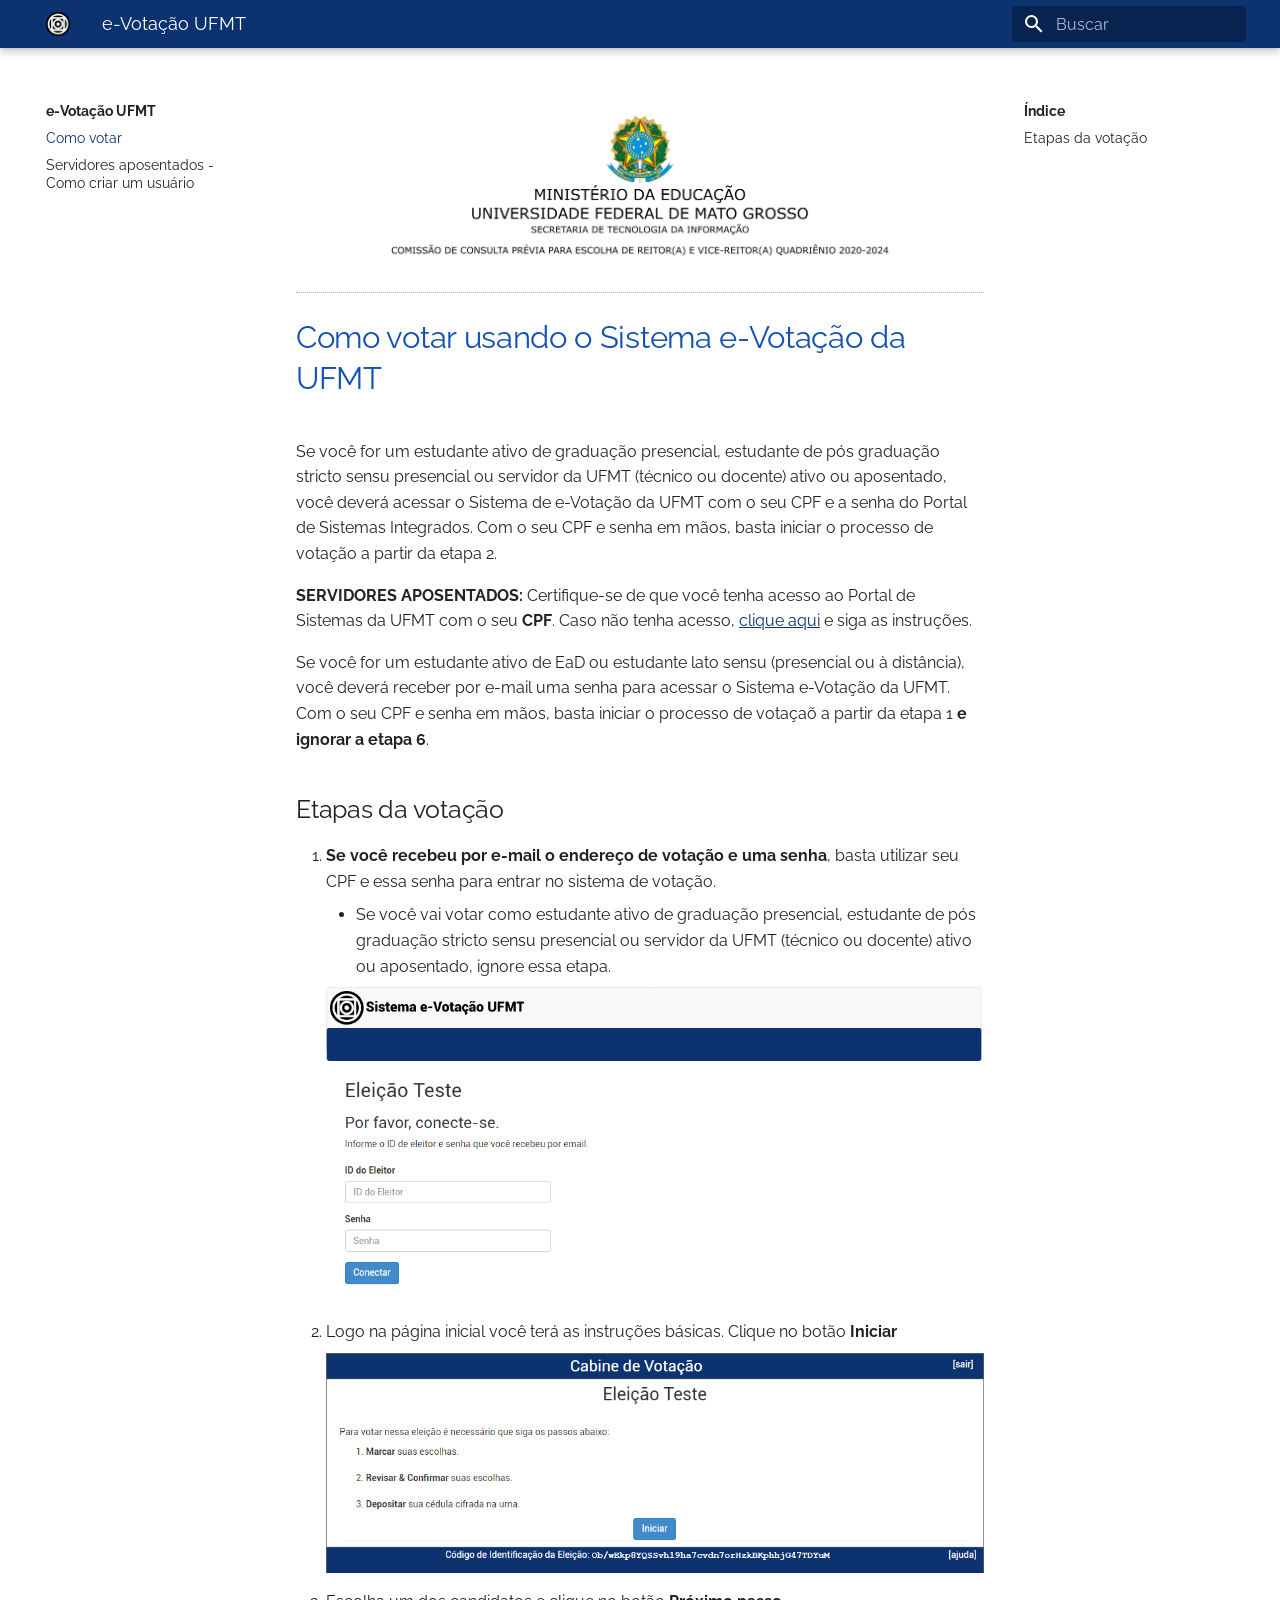
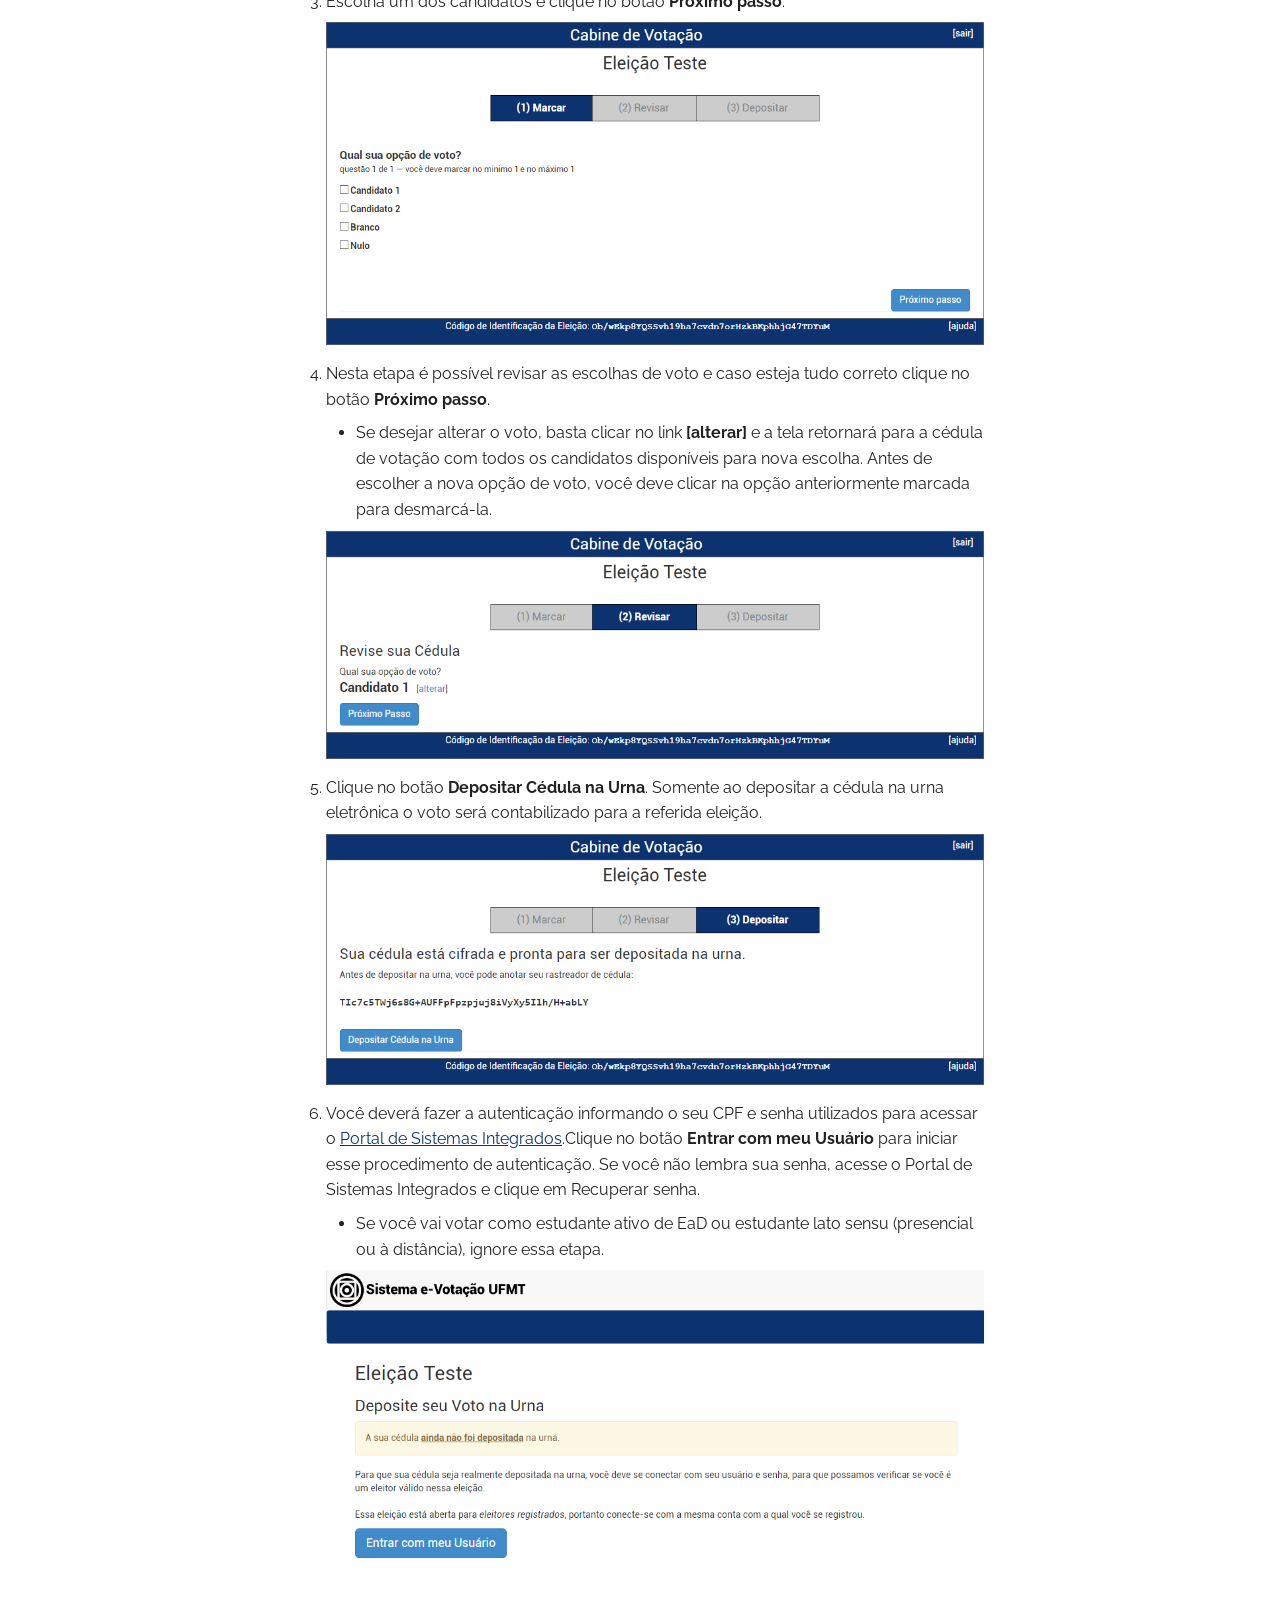
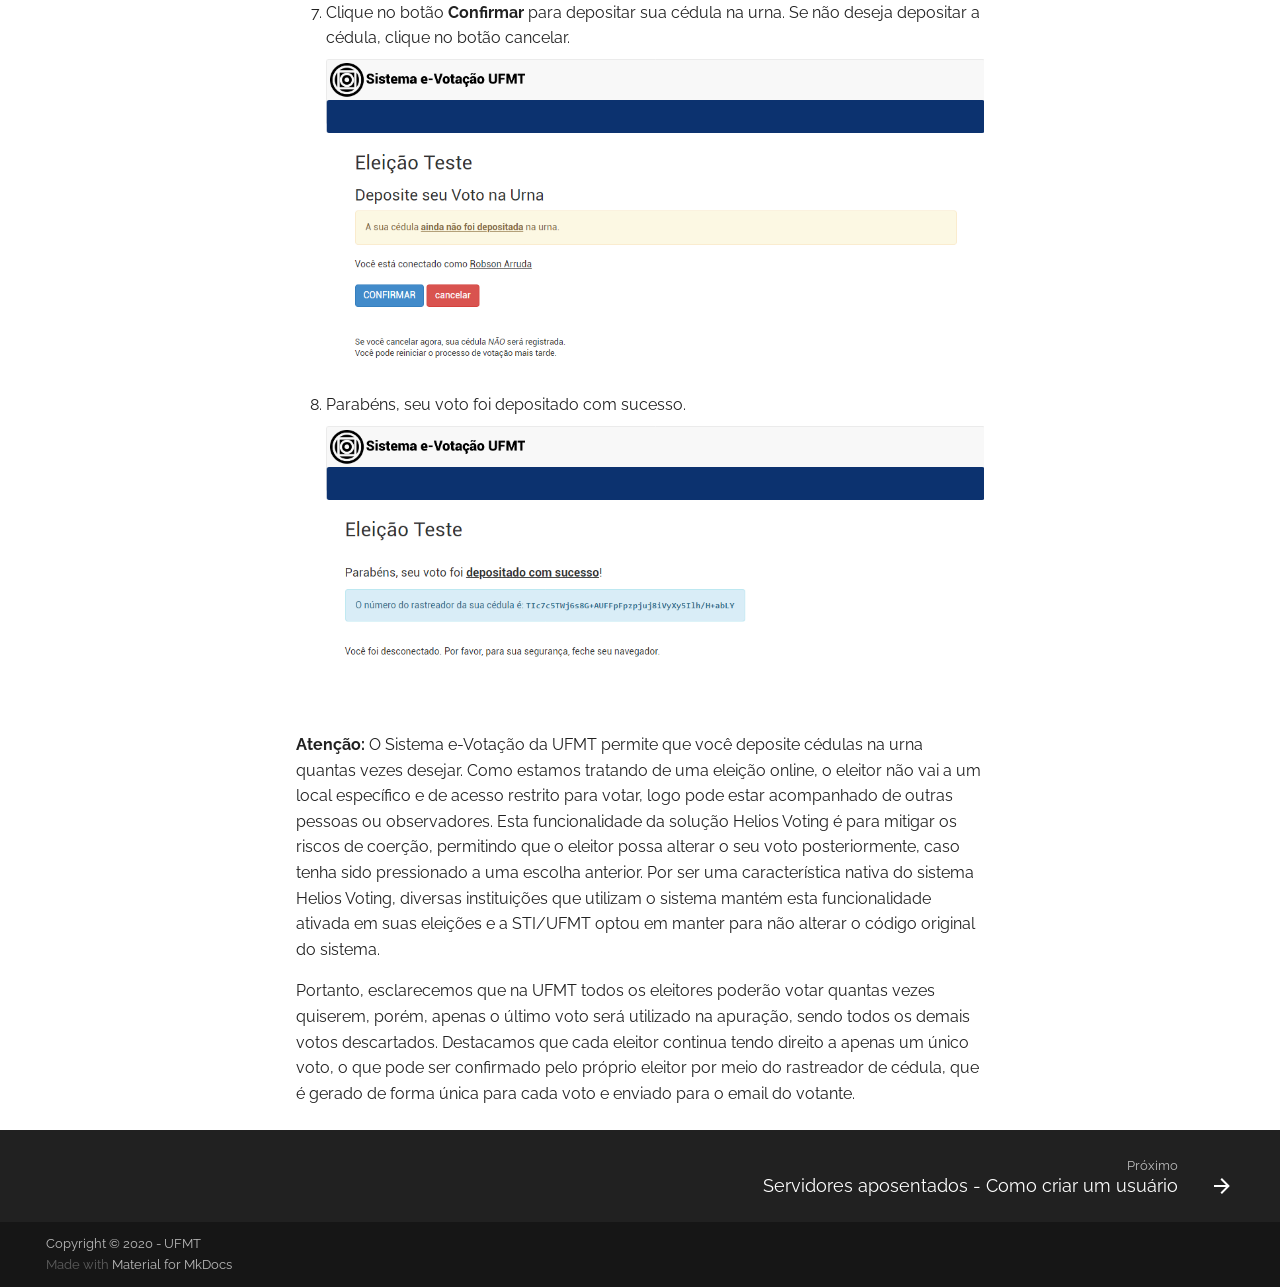
<file: docs/ajuda/index.html>
<!doctype html>
<html lang="pt" class="no-js">
  <head>
    
      <meta charset="utf-8">
      <meta name="viewport" content="width=device-width,initial-scale=1">
      
        <meta name="description" content="Ajuda do e-Votação">
      
      
      
        <meta name="author" content="UFMT - Coordenação de Engenharia de Software">
      
      <link rel="shortcut icon" href="img/favicon.png">
      <meta name="generator" content="mkdocs-1.1.2, mkdocs-material-5.3.1">
    
    
      
        <title>e-Votação UFMT</title>
      
    
    
      <link rel="stylesheet" href="assets/stylesheets/main.fe0cca5b.min.css">
      
      
    
    
    
      
        <link href="https://fonts.gstatic.com" rel="preconnect" crossorigin>
        <link rel="stylesheet" href="https://fonts.googleapis.com/css?family=Raleway:300,400,400i,700%7C&display=fallback">
        <style>body,input{font-family:"Raleway",-apple-system,BlinkMacSystemFont,Helvetica,Arial,sans-serif}code,kbd,pre{font-family:"",SFMono-Regular,Consolas,Menlo,monospace}</style>
      
    
    
    
      <link rel="stylesheet" href="stylesheets/extra.css">
    
    
      
    
    
  </head>
  
  
    <body dir="ltr">
  
    
    <input class="md-toggle" data-md-toggle="drawer" type="checkbox" id="__drawer" autocomplete="off">
    <input class="md-toggle" data-md-toggle="search" type="checkbox" id="__search" autocomplete="off">
    <label class="md-overlay" for="__drawer"></label>
    <div data-md-component="skip">
      
        
        <a href="#como-votar-usando-o-sistema-e-votacao-da-ufmt" class="md-skip">
          Ir para o conteúdo
        </a>
      
    </div>
    <div data-md-component="announce">
      
    </div>
    
      <header class="md-header" data-md-component="header">
  <nav class="md-header-nav md-grid" aria-label="Header">
    <a href="." title="e-Votação UFMT" class="md-header-nav__button md-logo" aria-label="e-Votação UFMT">
      
  <img src="img/logo_vetor_fundo_branco_recortado.png" alt="logo">

    </a>
    <label class="md-header-nav__button md-icon" for="__drawer">
      <svg xmlns="http://www.w3.org/2000/svg" viewBox="0 0 24 24"><path d="M3 6h18v2H3V6m0 5h18v2H3v-2m0 5h18v2H3v-2z"/></svg>
    </label>
    <div class="md-header-nav__title" data-md-component="header-title">
      
        <div class="md-header-nav__ellipsis">
          <span class="md-header-nav__topic md-ellipsis">
            e-Votação UFMT
          </span>
          <span class="md-header-nav__topic md-ellipsis">
            
              Como votar
            
          </span>
        </div>
      
    </div>
    
      <label class="md-header-nav__button md-icon" for="__search">
        <svg xmlns="http://www.w3.org/2000/svg" viewBox="0 0 24 24"><path d="M9.5 3A6.5 6.5 0 0116 9.5c0 1.61-.59 3.09-1.56 4.23l.27.27h.79l5 5-1.5 1.5-5-5v-.79l-.27-.27A6.516 6.516 0 019.5 16 6.5 6.5 0 013 9.5 6.5 6.5 0 019.5 3m0 2C7 5 5 7 5 9.5S7 14 9.5 14 14 12 14 9.5 12 5 9.5 5z"/></svg>
      </label>
      
<div class="md-search" data-md-component="search" role="dialog">
  <label class="md-search__overlay" for="__search"></label>
  <div class="md-search__inner" role="search">
    <form class="md-search__form" name="search">
      <input type="text" class="md-search__input" name="query" aria-label="Buscar" placeholder="Buscar" autocapitalize="off" autocorrect="off" autocomplete="off" spellcheck="false" data-md-component="search-query" data-md-state="active">
      <label class="md-search__icon md-icon" for="__search">
        <svg xmlns="http://www.w3.org/2000/svg" viewBox="0 0 24 24"><path d="M9.5 3A6.5 6.5 0 0116 9.5c0 1.61-.59 3.09-1.56 4.23l.27.27h.79l5 5-1.5 1.5-5-5v-.79l-.27-.27A6.516 6.516 0 019.5 16 6.5 6.5 0 013 9.5 6.5 6.5 0 019.5 3m0 2C7 5 5 7 5 9.5S7 14 9.5 14 14 12 14 9.5 12 5 9.5 5z"/></svg>
        <svg xmlns="http://www.w3.org/2000/svg" viewBox="0 0 24 24"><path d="M20 11v2H8l5.5 5.5-1.42 1.42L4.16 12l7.92-7.92L13.5 5.5 8 11h12z"/></svg>
      </label>
      <button type="reset" class="md-search__icon md-icon" aria-label="Clear" data-md-component="search-reset" tabindex="-1">
        <svg xmlns="http://www.w3.org/2000/svg" viewBox="0 0 24 24"><path d="M19 6.41L17.59 5 12 10.59 6.41 5 5 6.41 10.59 12 5 17.59 6.41 19 12 13.41 17.59 19 19 17.59 13.41 12 19 6.41z"/></svg>
      </button>
    </form>
    <div class="md-search__output">
      <div class="md-search__scrollwrap" data-md-scrollfix>
        <div class="md-search-result" data-md-component="search-result">
          <div class="md-search-result__meta">
            Initializing search
          </div>
          <ol class="md-search-result__list"></ol>
        </div>
      </div>
    </div>
  </div>
</div>
    
    
  </nav>
</header>
    
    <div class="md-container" data-md-component="container">
      
        
      
      
        
      
      <main class="md-main" data-md-component="main">
        <div class="md-main__inner md-grid">
          
            
              <div class="md-sidebar md-sidebar--primary" data-md-component="navigation">
                <div class="md-sidebar__scrollwrap">
                  <div class="md-sidebar__inner">
                    <nav class="md-nav md-nav--primary" aria-label="Navigation" data-md-level="0">
  <label class="md-nav__title" for="__drawer">
    <a href="." title="e-Votação UFMT" class="md-nav__button md-logo" aria-label="e-Votação UFMT">
      
  <img src="img/logo_vetor_fundo_branco_recortado.png" alt="logo">

    </a>
    e-Votação UFMT
  </label>
  
  <ul class="md-nav__list" data-md-scrollfix>
    
      
      
      

  


  <li class="md-nav__item md-nav__item--active">
    
    <input class="md-nav__toggle md-toggle" data-md-toggle="toc" type="checkbox" id="__toc">
    
      
    
    
      <label class="md-nav__link md-nav__link--active" for="__toc">
        Como votar
        <span class="md-nav__icon md-icon">
          <svg xmlns="http://www.w3.org/2000/svg" viewBox="0 0 24 24"><path d="M3 9h14V7H3v2m0 4h14v-2H3v2m0 4h14v-2H3v2m16 0h2v-2h-2v2m0-10v2h2V7h-2m0 6h2v-2h-2v2z"/></svg>
        </span>
      </label>
    
    <a href="." title="Como votar" class="md-nav__link md-nav__link--active">
      Como votar
    </a>
    
      
<nav class="md-nav md-nav--secondary" aria-label="Índice">
  
  
    
  
  
    <label class="md-nav__title" for="__toc">
      <span class="md-nav__icon md-icon">
        <svg xmlns="http://www.w3.org/2000/svg" viewBox="0 0 24 24"><path d="M20 11v2H8l5.5 5.5-1.42 1.42L4.16 12l7.92-7.92L13.5 5.5 8 11h12z"/></svg>
      </span>
      Índice
    </label>
    <ul class="md-nav__list" data-md-scrollfix>
      
        <li class="md-nav__item">
  <a href="#etapas-da-votacao" class="md-nav__link">
    Etapas da votação
  </a>
  
</li>
      
    </ul>
  
</nav>
    
  </li>

    
      
      
      


  <li class="md-nav__item">
    <a href="aposentado/" title="Servidores aposentados - Como criar um usuário" class="md-nav__link">
      Servidores aposentados - Como criar um usuário
    </a>
  </li>

    
  </ul>
</nav>
                  </div>
                </div>
              </div>
            
            
              <div class="md-sidebar md-sidebar--secondary" data-md-component="toc">
                <div class="md-sidebar__scrollwrap">
                  <div class="md-sidebar__inner">
                    
<nav class="md-nav md-nav--secondary" aria-label="Índice">
  
  
    
  
  
    <label class="md-nav__title" for="__toc">
      <span class="md-nav__icon md-icon">
        <svg xmlns="http://www.w3.org/2000/svg" viewBox="0 0 24 24"><path d="M20 11v2H8l5.5 5.5-1.42 1.42L4.16 12l7.92-7.92L13.5 5.5 8 11h12z"/></svg>
      </span>
      Índice
    </label>
    <ul class="md-nav__list" data-md-scrollfix>
      
        <li class="md-nav__item">
  <a href="#etapas-da-votacao" class="md-nav__link">
    Etapas da votação
  </a>
  
</li>
      
    </ul>
  
</nav>
                  </div>
                </div>
              </div>
            
          
          <div class="md-content">
            <article class="md-content__inner md-typeset">
              
                
                
                  
                
                
                <p><img alt="Cabecalho" src="img/cabecalho.png" title="Cabecalho da UFMT" /></p>
<hr />
<h1 id="como-votar-usando-o-sistema-e-votacao-da-ufmt">Como votar usando o Sistema e-Votação da UFMT</h1>
<p>Se você for um estudante ativo de graduação presencial, estudante de pós graduação stricto sensu presencial ou servidor da UFMT (técnico ou docente) ativo ou aposentado, você deverá acessar o Sistema de e-Votação da UFMT com o seu CPF e a senha do Portal de Sistemas Integrados. Com o seu CPF e senha em mãos, basta iniciar o processo de votação a partir da etapa 2.</p>
<p><strong>SERVIDORES APOSENTADOS:</strong> Certifique-se de que você tenha acesso ao Portal de Sistemas da UFMT com o seu <strong>CPF</strong>. Caso não tenha acesso, <a href="aposentado/">clique aqui</a> e siga as instruções.</p>
<p>Se você for um estudante ativo de EaD ou estudante lato sensu (presencial ou à distância), você deverá receber por e-mail uma senha para acessar o Sistema e-Votação da UFMT. Com o seu CPF e senha em mãos, basta iniciar o processo de votaçaõ a partir da etapa 1 <strong>e ignorar a etapa 6</strong>.</p>
<h2 id="etapas-da-votacao">Etapas da votação</h2>
<ol>
<li>
<p><strong>Se você recebeu por e-mail o endereço de votação e uma senha</strong>, basta utilizar seu CPF e essa senha para entrar no sistema de votação.</p>
<ul>
<li>Se você vai votar como estudante ativo de graduação presencial, estudante de pós graduação stricto sensu presencial ou servidor da UFMT (técnico ou docente) ativo ou aposentado, ignore essa etapa.</li>
</ul>
<p><img alt="Tela login simples" src="img/eleitor-00.png" title="Tela com login simples" /></p>
</li>
<li>
<p>Logo na página inicial você terá as instruções básicas. Clique no botão <strong>Iniciar</strong></p>
<p><img alt="Tela inicial" src="img/eleitor-01.png" title="Tela inicial com instruções" /></p>
</li>
<li>
<p>Escolha um dos candidatos e clique no botão <strong>Próximo passo</strong>.</p>
<p><img alt="Escolha um candidato para conselho fiscal" src="img/eleitor-02.png" title="Escolha um candidato para conselho fiscal" /></p>
</li>
<li>
<p>Nesta etapa é possível revisar as escolhas de voto e caso esteja tudo correto clique no botão <strong>Próximo passo</strong>.</p>
<ul>
<li>Se desejar alterar o voto, basta clicar no link <strong>[alterar]</strong> e a tela retornará para a cédula de votação com todos os candidatos disponíveis para nova escolha. Antes de escolher a nova opção de voto, você deve clicar na opção anteriormente marcada para desmarcá-la.</li>
</ul>
<p><img alt="Revisão das escolhas feitas" src="img/eleitor-03.png" title="Revisão das escolhas feitas" /></p>
</li>
<li>
<p>Clique no botão <strong>Depositar Cédula na Urna</strong>. Somente ao depositar a cédula na urna eletrônica o voto será contabilizado para a referida eleição.</p>
<p><img alt="Cédula cifrada" src="img/eleitor-04.png" title="Cédula foi cifrada" /></p>
</li>
<li>
<p>Você deverá fazer a autenticação informando o seu CPF e senha utilizados para acessar o <a href="https://sistemas.ufmt.br/ufmt.portalsistemas">Portal de Sistemas Integrados</a>.Clique no botão <strong>Entrar com meu Usuário</strong> para iniciar esse procedimento de autenticação. Se você não lembra sua senha, acesse o Portal de Sistemas Integrados e clique em Recuperar senha.</p>
<ul>
<li>Se você vai votar como estudante ativo de EaD ou estudante lato sensu (presencial ou à distância), ignore essa etapa.</li>
</ul>
<p><img alt="Procedimento de autenticação" src="img/eleitor-05.png" title="Procedimento de autenticação" /></p>
</li>
<li>
<p>Clique no botão <strong>Confirmar</strong> para depositar sua cédula na urna. Se não deseja depositar a cédula, clique no botão cancelar.</p>
<p><img alt="Confirmar ou cancelar o voto" src="img/eleitor-06.png" title="Confirmar ou cancelar o voto" /></p>
</li>
<li>
<p>Parabéns, seu voto foi depositado com sucesso.</p>
<p><img alt="Voto depositado com sucesso" src="img/eleitor-07.png" title="Tela final - voto depositado com sucesso" /></p>
</li>
</ol>
<p><strong>Atenção:</strong> O Sistema e-Votação da UFMT permite que você deposite cédulas na urna quantas vezes desejar. Como estamos tratando de uma eleição online, o eleitor não vai a um local específico e de acesso restrito para votar, logo pode estar acompanhado de outras pessoas ou observadores. Esta funcionalidade da solução Helios Voting é para mitigar os riscos de coerção, permitindo que o eleitor possa alterar o seu voto posteriormente, caso tenha sido pressionado a uma escolha anterior. Por ser uma característica nativa do sistema Helios Voting, diversas instituições que utilizam o sistema mantém esta funcionalidade ativada em suas eleições e a STI/UFMT optou em manter para não alterar o código original do sistema.</p>
<p>Portanto, esclarecemos que na UFMT todos os eleitores poderão votar quantas vezes quiserem, porém, apenas o último voto será utilizado na apuração, sendo todos os demais votos descartados. Destacamos que cada eleitor continua tendo direito a apenas um único voto, o que pode ser confirmado pelo próprio eleitor por meio do rastreador de cédula, que é gerado de forma única para cada voto e enviado para o email do votante.</p>
                
              
              
                


              
            </article>
          </div>
        </div>
      </main>
      
        
<footer class="md-footer">
  
    <div class="md-footer-nav">
      <nav class="md-footer-nav__inner md-grid" aria-label="Footer">
        
        
          <a href="aposentado/" title="Servidores aposentados - Como criar um usuário" class="md-footer-nav__link md-footer-nav__link--next" rel="next">
            <div class="md-footer-nav__title">
              <div class="md-ellipsis">
                <span class="md-footer-nav__direction">
                  Próximo
                </span>
                Servidores aposentados - Como criar um usuário
              </div>
            </div>
            <div class="md-footer-nav__button md-icon">
              <svg xmlns="http://www.w3.org/2000/svg" viewBox="0 0 24 24"><path d="M4 11v2h12l-5.5 5.5 1.42 1.42L19.84 12l-7.92-7.92L10.5 5.5 16 11H4z"/></svg>
            </div>
          </a>
        
      </nav>
    </div>
  
  <div class="md-footer-meta md-typeset">
    <div class="md-footer-meta__inner md-grid">
      <div class="md-footer-copyright">
        
          <div class="md-footer-copyright__highlight">
            Copyright &copy; 2020 - UFMT
          </div>
        
        Made with
        <a href="https://squidfunk.github.io/mkdocs-material/" target="_blank" rel="noopener">
          Material for MkDocs
        </a>
      </div>
      
    </div>
  </div>
</footer>
      
    </div>
    
      <script src="assets/javascripts/vendor.d710d30a.min.js"></script>
      <script src="assets/javascripts/bundle.5532dfb7.min.js"></script><script id="__lang" type="application/json">{"clipboard.copy": "Copiar para \u00e1rea de transfer\u00eancia", "clipboard.copied": "Copiado para \u00e1rea de transfer\u00eancia", "search.config.lang": "pt", "search.config.pipeline": "trimmer, stopWordFilter", "search.config.separator": "[\\s\\-]+", "search.result.placeholder": "Digite para iniciar a busca", "search.result.none": "Nenhum resultado encontrado", "search.result.one": "1 resultado encontrado", "search.result.other": "# resultados encontrados"}</script>
      
      <script>
        app = initialize({
          base: ".",
          features: [],
          search: Object.assign({
            worker: "assets/javascripts/worker/search.7a2ea5ba.min.js"
          }, typeof search !== "undefined" && search)
        })
      </script>
      
    
  </body>
</html>
</file>
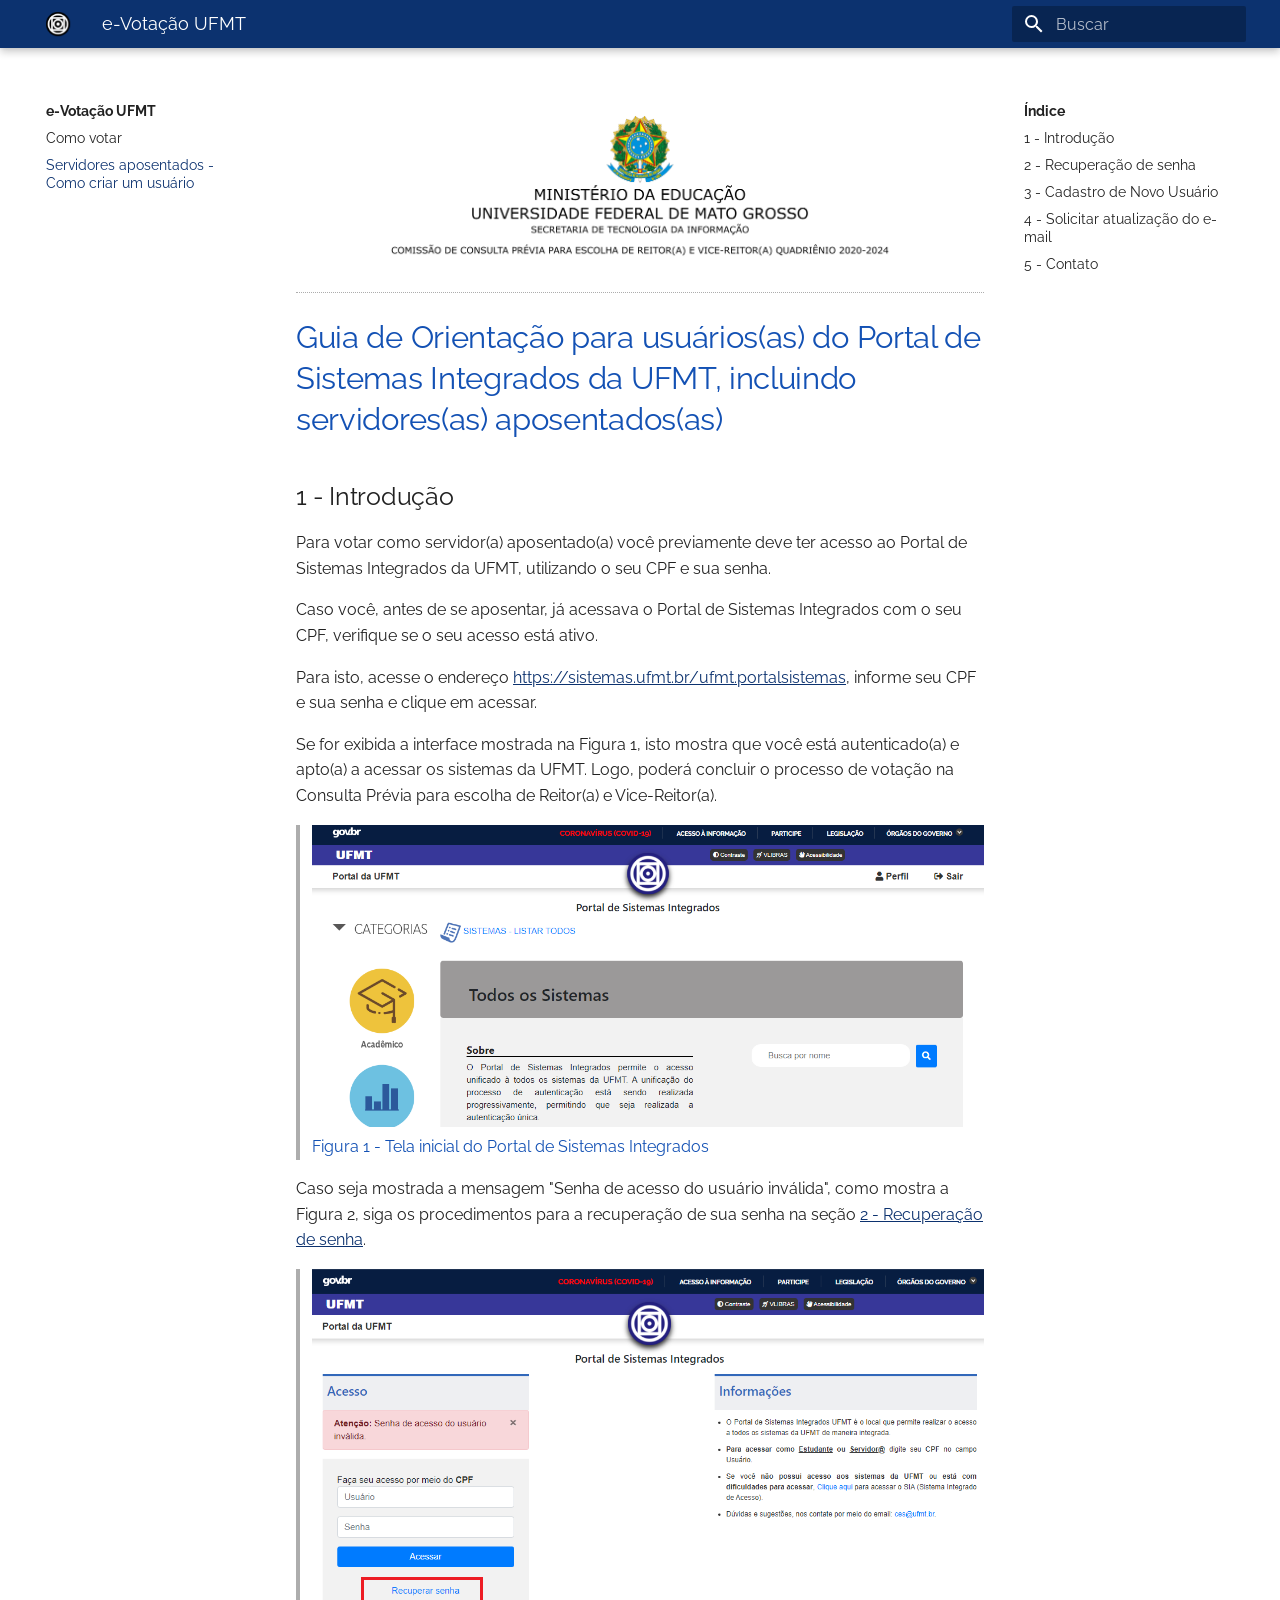
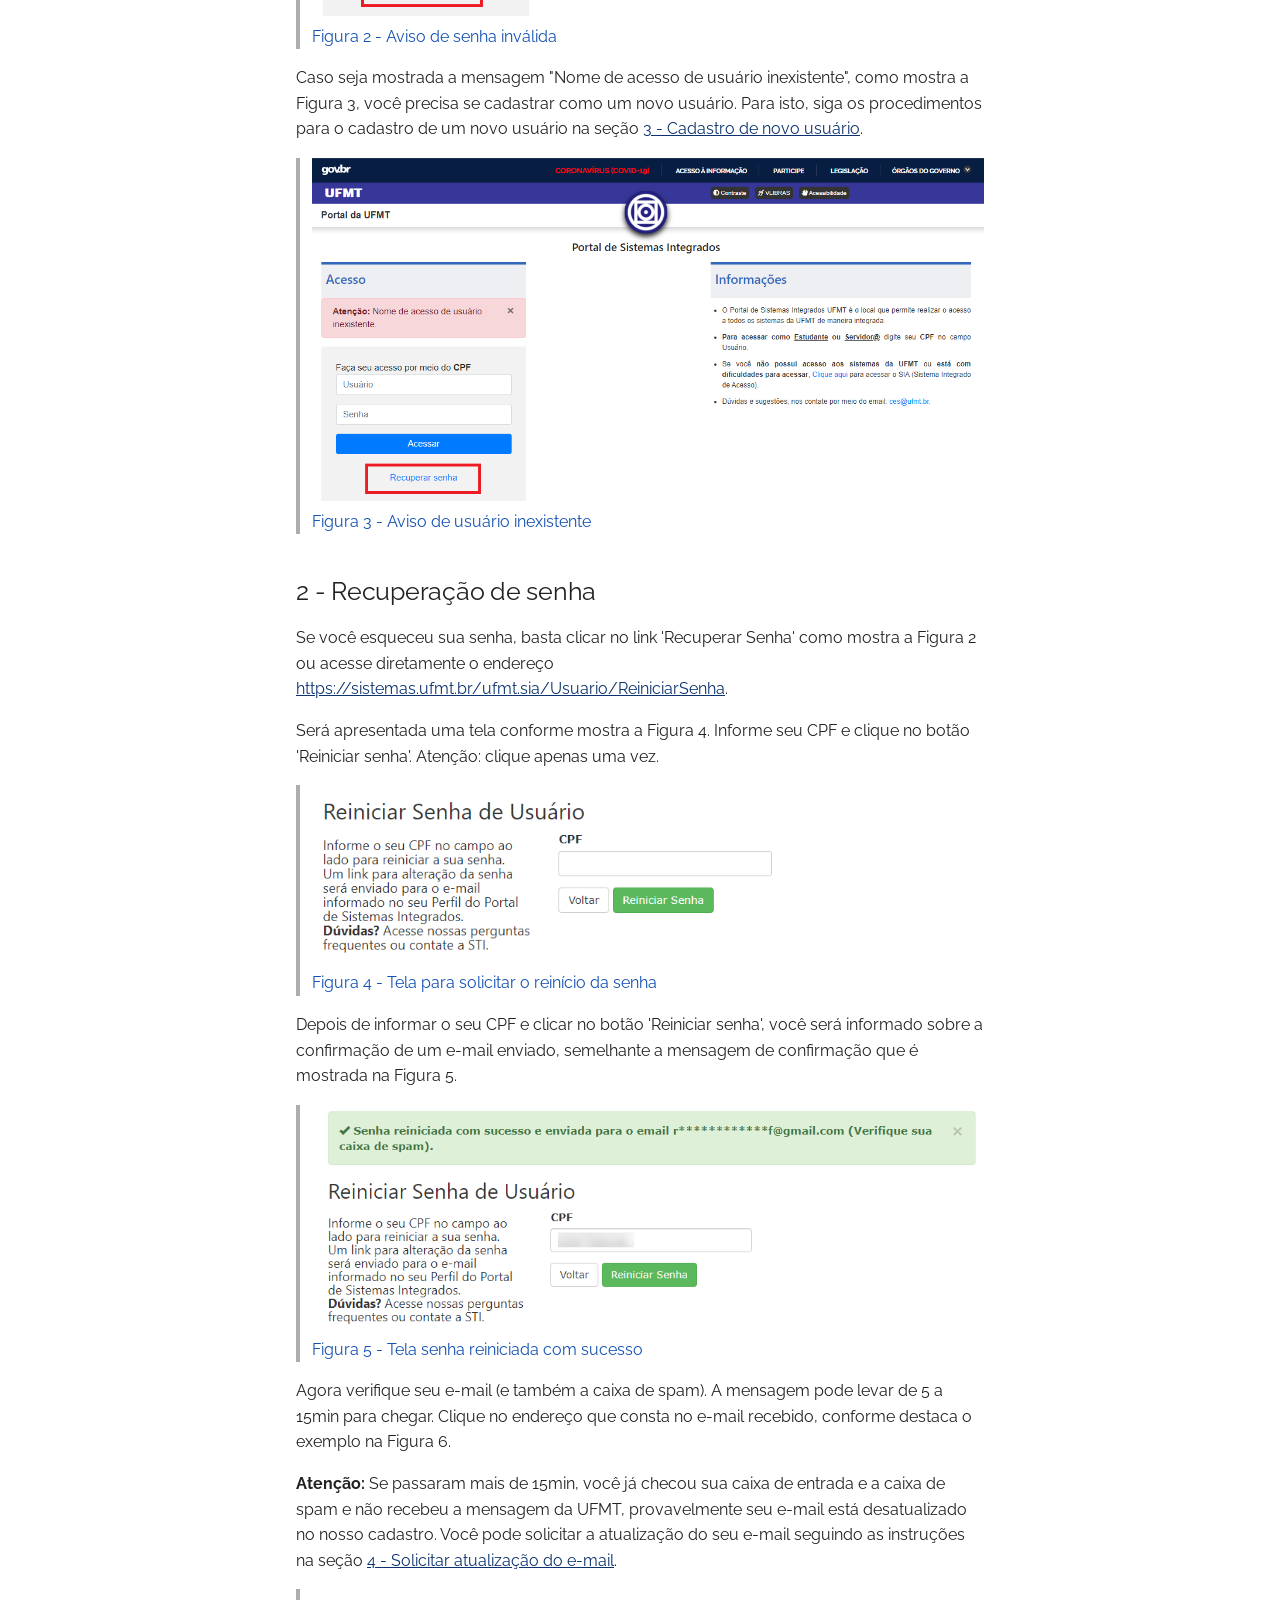
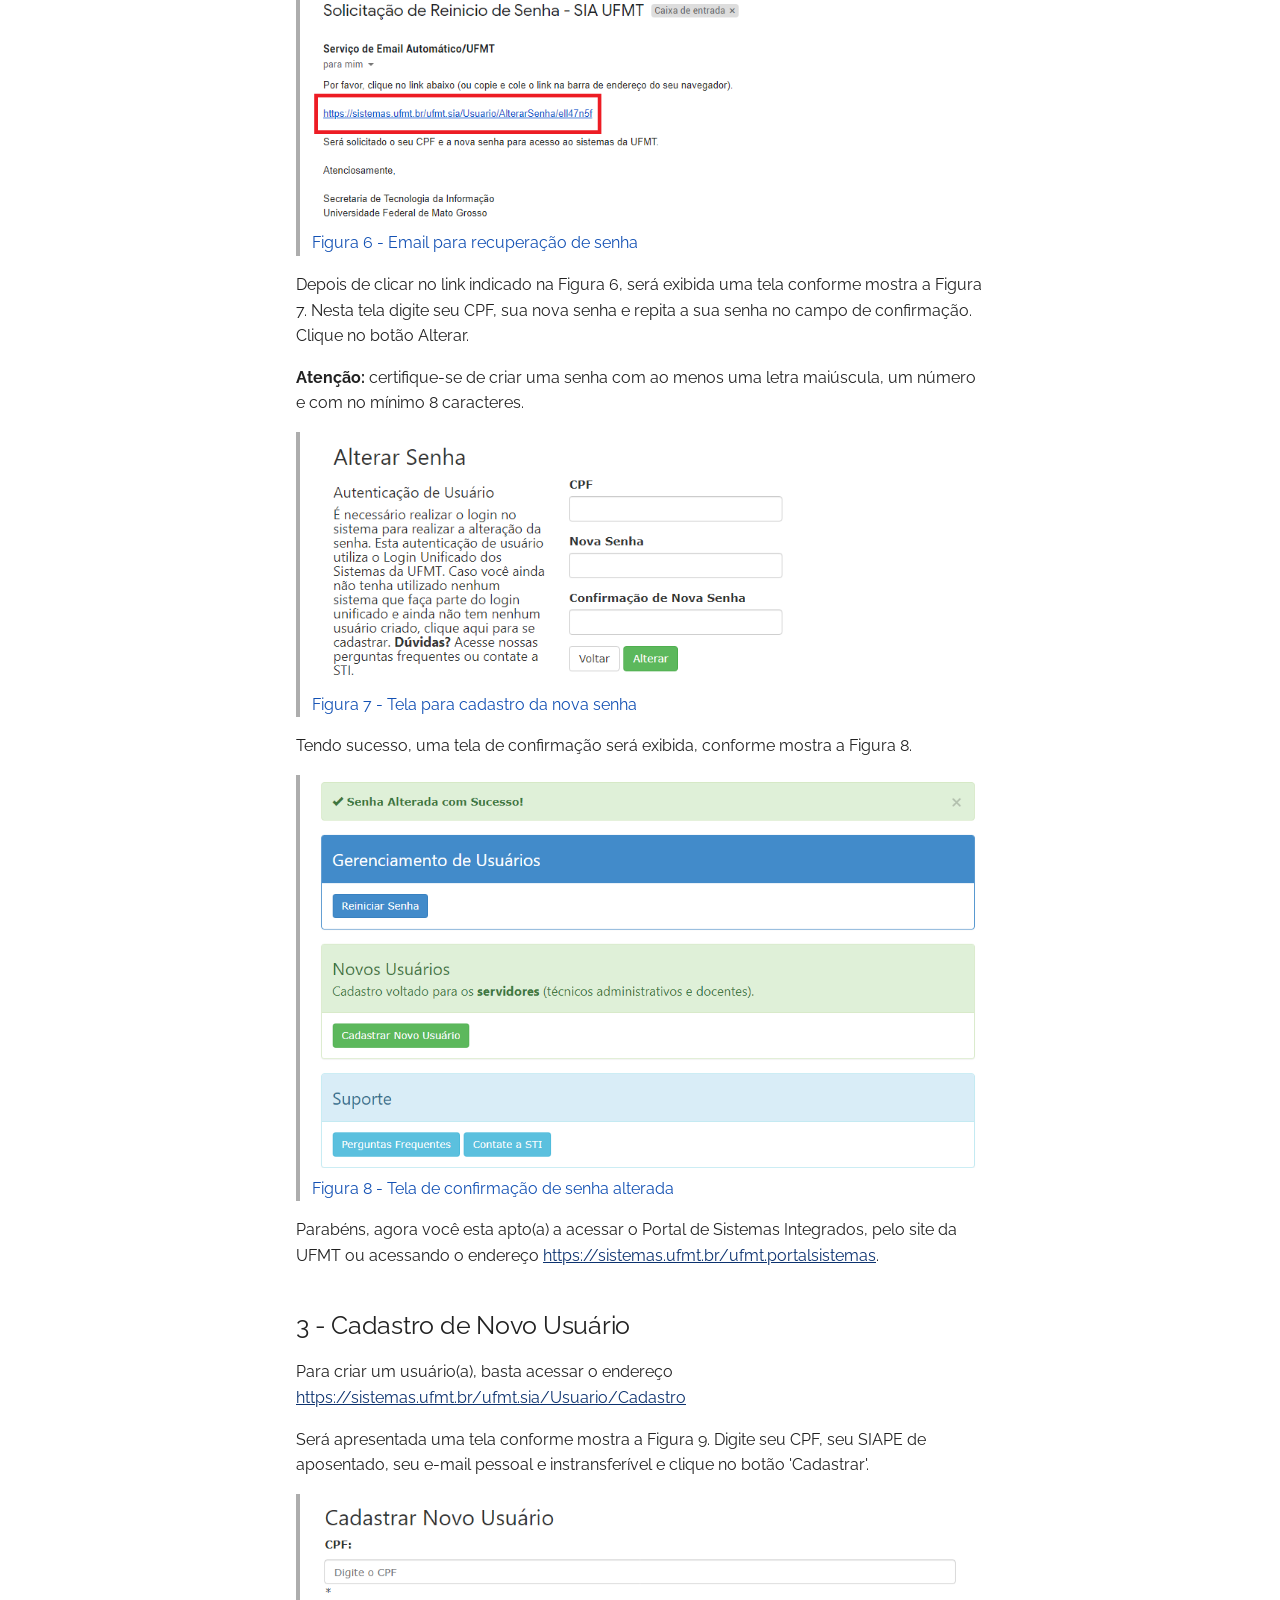
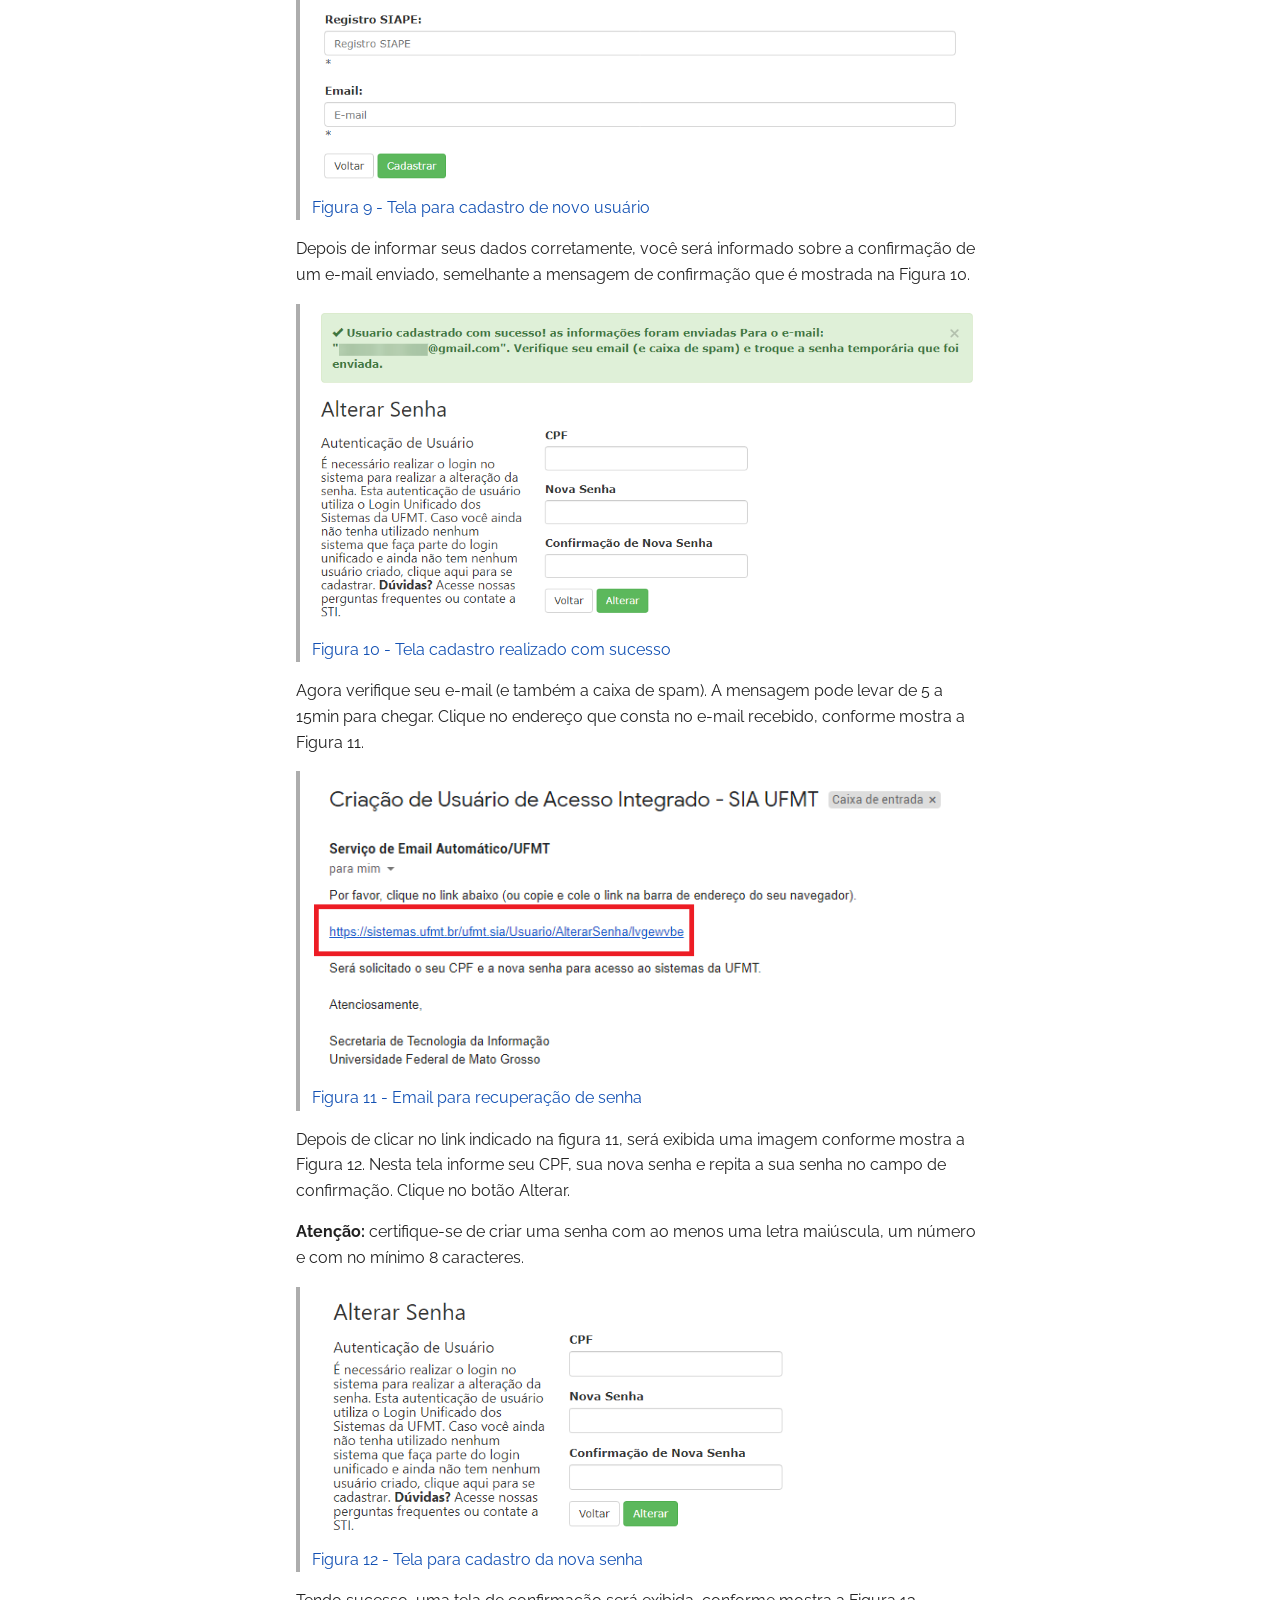
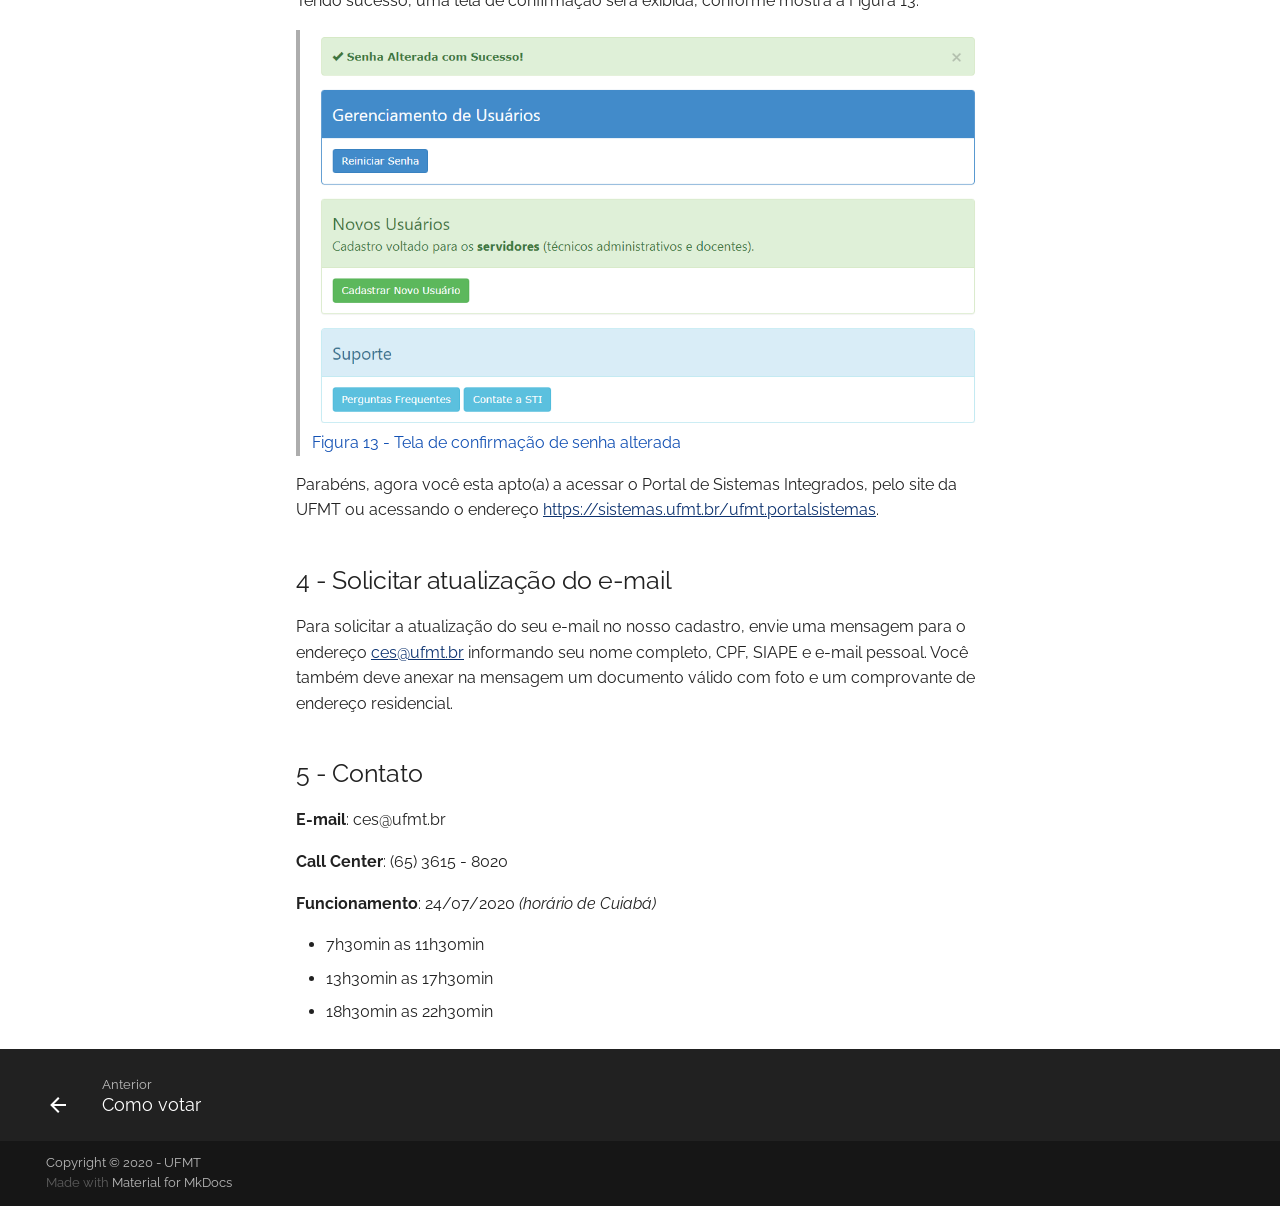
<file: docs/ajuda/aposentado/index.html>
<!doctype html>
<html lang="pt" class="no-js">
  <head>
    
      <meta charset="utf-8">
      <meta name="viewport" content="width=device-width,initial-scale=1">
      
        <meta name="description" content="Ajuda do e-Votação">
      
      
      
        <meta name="author" content="UFMT - Coordenação de Engenharia de Software">
      
      <link rel="shortcut icon" href="../img/favicon.png">
      <meta name="generator" content="mkdocs-1.1.2, mkdocs-material-5.3.1">
    
    
      
        <title>Servidores aposentados - Como criar um usuário - e-Votação UFMT</title>
      
    
    
      <link rel="stylesheet" href="../assets/stylesheets/main.fe0cca5b.min.css">
      
      
    
    
    
      
        <link href="https://fonts.gstatic.com" rel="preconnect" crossorigin>
        <link rel="stylesheet" href="https://fonts.googleapis.com/css?family=Raleway:300,400,400i,700%7C&display=fallback">
        <style>body,input{font-family:"Raleway",-apple-system,BlinkMacSystemFont,Helvetica,Arial,sans-serif}code,kbd,pre{font-family:"",SFMono-Regular,Consolas,Menlo,monospace}</style>
      
    
    
    
      <link rel="stylesheet" href="../stylesheets/extra.css">
    
    
      
    
    
  </head>
  
  
    <body dir="ltr">
  
    
    <input class="md-toggle" data-md-toggle="drawer" type="checkbox" id="__drawer" autocomplete="off">
    <input class="md-toggle" data-md-toggle="search" type="checkbox" id="__search" autocomplete="off">
    <label class="md-overlay" for="__drawer"></label>
    <div data-md-component="skip">
      
        
        <a href="#guia-de-orientacao-para-usuariosas-do-portal-de-sistemas-integrados-da-ufmt-incluindo-servidoresas-aposentadosas" class="md-skip">
          Ir para o conteúdo
        </a>
      
    </div>
    <div data-md-component="announce">
      
    </div>
    
      <header class="md-header" data-md-component="header">
  <nav class="md-header-nav md-grid" aria-label="Header">
    <a href=".." title="e-Votação UFMT" class="md-header-nav__button md-logo" aria-label="e-Votação UFMT">
      
  <img src="../img/logo_vetor_fundo_branco_recortado.png" alt="logo">

    </a>
    <label class="md-header-nav__button md-icon" for="__drawer">
      <svg xmlns="http://www.w3.org/2000/svg" viewBox="0 0 24 24"><path d="M3 6h18v2H3V6m0 5h18v2H3v-2m0 5h18v2H3v-2z"/></svg>
    </label>
    <div class="md-header-nav__title" data-md-component="header-title">
      
        <div class="md-header-nav__ellipsis">
          <span class="md-header-nav__topic md-ellipsis">
            e-Votação UFMT
          </span>
          <span class="md-header-nav__topic md-ellipsis">
            
              Servidores aposentados - Como criar um usuário
            
          </span>
        </div>
      
    </div>
    
      <label class="md-header-nav__button md-icon" for="__search">
        <svg xmlns="http://www.w3.org/2000/svg" viewBox="0 0 24 24"><path d="M9.5 3A6.5 6.5 0 0116 9.5c0 1.61-.59 3.09-1.56 4.23l.27.27h.79l5 5-1.5 1.5-5-5v-.79l-.27-.27A6.516 6.516 0 019.5 16 6.5 6.5 0 013 9.5 6.5 6.5 0 019.5 3m0 2C7 5 5 7 5 9.5S7 14 9.5 14 14 12 14 9.5 12 5 9.5 5z"/></svg>
      </label>
      
<div class="md-search" data-md-component="search" role="dialog">
  <label class="md-search__overlay" for="__search"></label>
  <div class="md-search__inner" role="search">
    <form class="md-search__form" name="search">
      <input type="text" class="md-search__input" name="query" aria-label="Buscar" placeholder="Buscar" autocapitalize="off" autocorrect="off" autocomplete="off" spellcheck="false" data-md-component="search-query" data-md-state="active">
      <label class="md-search__icon md-icon" for="__search">
        <svg xmlns="http://www.w3.org/2000/svg" viewBox="0 0 24 24"><path d="M9.5 3A6.5 6.5 0 0116 9.5c0 1.61-.59 3.09-1.56 4.23l.27.27h.79l5 5-1.5 1.5-5-5v-.79l-.27-.27A6.516 6.516 0 019.5 16 6.5 6.5 0 013 9.5 6.5 6.5 0 019.5 3m0 2C7 5 5 7 5 9.5S7 14 9.5 14 14 12 14 9.5 12 5 9.5 5z"/></svg>
        <svg xmlns="http://www.w3.org/2000/svg" viewBox="0 0 24 24"><path d="M20 11v2H8l5.5 5.5-1.42 1.42L4.16 12l7.92-7.92L13.5 5.5 8 11h12z"/></svg>
      </label>
      <button type="reset" class="md-search__icon md-icon" aria-label="Clear" data-md-component="search-reset" tabindex="-1">
        <svg xmlns="http://www.w3.org/2000/svg" viewBox="0 0 24 24"><path d="M19 6.41L17.59 5 12 10.59 6.41 5 5 6.41 10.59 12 5 17.59 6.41 19 12 13.41 17.59 19 19 17.59 13.41 12 19 6.41z"/></svg>
      </button>
    </form>
    <div class="md-search__output">
      <div class="md-search__scrollwrap" data-md-scrollfix>
        <div class="md-search-result" data-md-component="search-result">
          <div class="md-search-result__meta">
            Initializing search
          </div>
          <ol class="md-search-result__list"></ol>
        </div>
      </div>
    </div>
  </div>
</div>
    
    
  </nav>
</header>
    
    <div class="md-container" data-md-component="container">
      
        
      
      
        
      
      <main class="md-main" data-md-component="main">
        <div class="md-main__inner md-grid">
          
            
              <div class="md-sidebar md-sidebar--primary" data-md-component="navigation">
                <div class="md-sidebar__scrollwrap">
                  <div class="md-sidebar__inner">
                    <nav class="md-nav md-nav--primary" aria-label="Navigation" data-md-level="0">
  <label class="md-nav__title" for="__drawer">
    <a href=".." title="e-Votação UFMT" class="md-nav__button md-logo" aria-label="e-Votação UFMT">
      
  <img src="../img/logo_vetor_fundo_branco_recortado.png" alt="logo">

    </a>
    e-Votação UFMT
  </label>
  
  <ul class="md-nav__list" data-md-scrollfix>
    
      
      
      


  <li class="md-nav__item">
    <a href=".." title="Como votar" class="md-nav__link">
      Como votar
    </a>
  </li>

    
      
      
      

  


  <li class="md-nav__item md-nav__item--active">
    
    <input class="md-nav__toggle md-toggle" data-md-toggle="toc" type="checkbox" id="__toc">
    
      
    
    
      <label class="md-nav__link md-nav__link--active" for="__toc">
        Servidores aposentados - Como criar um usuário
        <span class="md-nav__icon md-icon">
          <svg xmlns="http://www.w3.org/2000/svg" viewBox="0 0 24 24"><path d="M3 9h14V7H3v2m0 4h14v-2H3v2m0 4h14v-2H3v2m16 0h2v-2h-2v2m0-10v2h2V7h-2m0 6h2v-2h-2v2z"/></svg>
        </span>
      </label>
    
    <a href="./" title="Servidores aposentados - Como criar um usuário" class="md-nav__link md-nav__link--active">
      Servidores aposentados - Como criar um usuário
    </a>
    
      
<nav class="md-nav md-nav--secondary" aria-label="Índice">
  
  
    
  
  
    <label class="md-nav__title" for="__toc">
      <span class="md-nav__icon md-icon">
        <svg xmlns="http://www.w3.org/2000/svg" viewBox="0 0 24 24"><path d="M20 11v2H8l5.5 5.5-1.42 1.42L4.16 12l7.92-7.92L13.5 5.5 8 11h12z"/></svg>
      </span>
      Índice
    </label>
    <ul class="md-nav__list" data-md-scrollfix>
      
        <li class="md-nav__item">
  <a href="#1-introducao" class="md-nav__link">
    1 - Introdução
  </a>
  
</li>
      
        <li class="md-nav__item">
  <a href="#2-recuperacao-de-senha" class="md-nav__link">
    2 - Recuperação de senha
  </a>
  
</li>
      
        <li class="md-nav__item">
  <a href="#3-cadastro-de-novo-usuario" class="md-nav__link">
    3 - Cadastro de Novo Usuário
  </a>
  
</li>
      
        <li class="md-nav__item">
  <a href="#4-solicitar-atualizacao-do-e-mail" class="md-nav__link">
    4 - Solicitar atualização do e-mail
  </a>
  
</li>
      
        <li class="md-nav__item">
  <a href="#5-contato" class="md-nav__link">
    5 - Contato
  </a>
  
</li>
      
    </ul>
  
</nav>
    
  </li>

    
  </ul>
</nav>
                  </div>
                </div>
              </div>
            
            
              <div class="md-sidebar md-sidebar--secondary" data-md-component="toc">
                <div class="md-sidebar__scrollwrap">
                  <div class="md-sidebar__inner">
                    
<nav class="md-nav md-nav--secondary" aria-label="Índice">
  
  
    
  
  
    <label class="md-nav__title" for="__toc">
      <span class="md-nav__icon md-icon">
        <svg xmlns="http://www.w3.org/2000/svg" viewBox="0 0 24 24"><path d="M20 11v2H8l5.5 5.5-1.42 1.42L4.16 12l7.92-7.92L13.5 5.5 8 11h12z"/></svg>
      </span>
      Índice
    </label>
    <ul class="md-nav__list" data-md-scrollfix>
      
        <li class="md-nav__item">
  <a href="#1-introducao" class="md-nav__link">
    1 - Introdução
  </a>
  
</li>
      
        <li class="md-nav__item">
  <a href="#2-recuperacao-de-senha" class="md-nav__link">
    2 - Recuperação de senha
  </a>
  
</li>
      
        <li class="md-nav__item">
  <a href="#3-cadastro-de-novo-usuario" class="md-nav__link">
    3 - Cadastro de Novo Usuário
  </a>
  
</li>
      
        <li class="md-nav__item">
  <a href="#4-solicitar-atualizacao-do-e-mail" class="md-nav__link">
    4 - Solicitar atualização do e-mail
  </a>
  
</li>
      
        <li class="md-nav__item">
  <a href="#5-contato" class="md-nav__link">
    5 - Contato
  </a>
  
</li>
      
    </ul>
  
</nav>
                  </div>
                </div>
              </div>
            
          
          <div class="md-content">
            <article class="md-content__inner md-typeset">
              
                
                
                  
                
                
                <p><img alt="Cabecalho" src="../img/cabecalho.png" title="Cabecalho da UFMT" /></p>
<hr />
<h1 id="guia-de-orientacao-para-usuariosas-do-portal-de-sistemas-integrados-da-ufmt-incluindo-servidoresas-aposentadosas">Guia de Orientação para usuários(as) do Portal de Sistemas Integrados da UFMT, incluindo servidores(as) aposentados(as)</h1>
<h2 id="1-introducao">1 - Introdução</h2>
<p>Para votar como servidor(a) aposentado(a) você previamente deve ter acesso ao Portal de Sistemas Integrados da UFMT, utilizando o seu CPF e sua senha.</p>
<p>Caso você, antes de se aposentar, já acessava o Portal de Sistemas Integrados com o seu CPF, verifique se o seu acesso está ativo.</p>
<p>Para isto, acesse o endereço <a href="https://sistemas.ufmt.br/ufmt.portalsistemas">https://sistemas.ufmt.br/ufmt.portalsistemas</a>, informe seu CPF e sua senha e clique em acessar.</p>
<p>Se for exibida a interface mostrada na Figura 1, isto mostra que você está autenticado(a) e apto(a) a acessar os sistemas da UFMT. Logo, poderá concluir o processo de votação na Consulta Prévia para escolha de Reitor(a) e Vice-Reitor(a).</p>
<blockquote>
<p><img alt="Tela inicial do Portal de Sistemas Integrados" src="../img/portalsistemas-01.png" title="Tela inicial do Portal de Sistemas Integrados" />
Figura 1 - Tela inicial do Portal de Sistemas Integrados</p>
</blockquote>
<p>Caso seja mostrada a mensagem "Senha de acesso do usuário inválida", como mostra a Figura 2, siga os procedimentos para a recuperação de sua senha
na seção <a href="#2-recuperacao-de-senha">2 - Recuperação de senha</a>.</p>
<blockquote>
<p><img alt="Aviso de senha inválida" src="../img/senhaerrada-01.png" title="Aviso de senha inválida" />
Figura 2 - Aviso de senha inválida</p>
</blockquote>
<p>Caso seja mostrada a mensagem "Nome de acesso de usuário inexistente", como mostra a Figura 3, você precisa se cadastrar como um novo usuário.
Para isto, siga os procedimentos para o cadastro de um novo usuário na seção <a href="#3-cadastro-de-novo-usuario">3 - Cadastro de novo usuário</a>.</p>
<blockquote>
<p><img alt="Aviso de usuário inexistente" src="../img/semusuario-01.png" title="Aviso de usuário inexistente" />
Figura 3 - Aviso de usuário inexistente</p>
</blockquote>
<h2 id="2-recuperacao-de-senha">2 - Recuperação de senha</h2>
<p>Se você esqueceu sua senha, basta clicar no link 'Recuperar Senha' como mostra a Figura 2 ou acesse diretamente o endereço <a href="https://sistemas.ufmt.br/ufmt.sia/Usuario/ReiniciarSenha">https://sistemas.ufmt.br/ufmt.sia/Usuario/ReiniciarSenha</a>.</p>
<p>Será apresentada uma tela conforme mostra a Figura 4. Informe seu CPF e clique no botão 'Reiniciar senha'. Atenção: clique apenas uma vez.</p>
<blockquote>
<p><img alt="Tela para solicitar o reinício da senha" src="../img/reiniciosenha-01.png" title="Tela para recuperação de senha com campo CPF e o botão Reinciar senha" />
Figura 4 - Tela para solicitar o reinício da senha</p>
</blockquote>
<p>Depois de informar o seu CPF e clicar no botão 'Reiniciar senha', você será informado sobre a confirmação de um e-mail enviado, semelhante a mensagem de confirmação que é mostrada na Figura 5.</p>
<blockquote>
<p><img alt="Tela senha reiniciada com sucesso" src="../img/reiniciosenha-02.png" title="Tela para recuperação de senha com campo CPF e o botão Reinciar senha com aviso de sucesso" />
Figura 5 - Tela senha reiniciada com sucesso</p>
</blockquote>
<p>Agora verifique seu e-mail (e também a caixa de spam). A mensagem pode levar de 5 a 15min para chegar. Clique no endereço que consta no e-mail recebido, conforme destaca o exemplo na Figura 6.</p>
<p><strong>Atenção:</strong> Se passaram mais de 15min, você já checou sua caixa de entrada e a caixa de spam e não recebeu a mensagem da UFMT, provavelmente seu e-mail está desatualizado no nosso cadastro.
Você pode solicitar a atualização do seu e-mail seguindo as instruções na seção <a href="#4-solicitar-atualizacao-do-e-mail">4 - Solicitar atualização do e-mail</a>.</p>
<blockquote>
<p><img alt="Tela email para recuperação de senha" src="../img/reiniciosenha-03.png" title="Mensagem de e-mail da UFMT com o link para alterar a senha" />
Figura 6 - Email para recuperação de senha</p>
</blockquote>
<p>Depois de clicar no link indicado na Figura 6, será exibida uma tela conforme mostra a Figura 7. Nesta tela digite seu CPF, sua nova senha e repita a sua senha no campo de confirmação.
Clique no botão Alterar.</p>
<p><strong>Atenção:</strong> certifique-se de criar uma senha com ao menos uma letra maiúscula, um número e com no mínimo 8 caracteres.</p>
<blockquote>
<p><img alt="Tela para cadastro da nova senha" src="../img/reiniciosenha-04.png" title="Tela para cadastro da nova senha com os campos cpf, senha e repetição de senha" />
Figura 7 - Tela para cadastro da nova senha</p>
</blockquote>
<p>Tendo sucesso, uma tela de confirmação será exibida, conforme mostra a Figura 8.</p>
<blockquote>
<p><img alt="Tela de confirmação" src="../img/reiniciosenha-05.png" title="Tela com a confirmação de senha alterada" />
Figura 8 - Tela de confirmação de senha alterada</p>
</blockquote>
<p>Parabéns, agora você esta apto(a) a acessar o Portal de Sistemas Integrados, pelo site da UFMT ou acessando o endereço <a href="https://sistemas.ufmt.br/ufmt.portalsistemas">https://sistemas.ufmt.br/ufmt.portalsistemas</a>.</p>
<h2 id="3-cadastro-de-novo-usuario">3 - Cadastro de Novo Usuário</h2>
<p>Para criar um usuário(a), basta acessar o endereço <a href="https://sistemas.ufmt.br/ufmt.sia/Usuario/Cadastro">https://sistemas.ufmt.br/ufmt.sia/Usuario/Cadastro</a></p>
<p>Será apresentada uma tela conforme mostra a Figura 9. Digite seu CPF, seu SIAPE de aposentado, seu e-mail pessoal e instransferível e clique no botão 'Cadastrar'.</p>
<blockquote>
<p><img alt="Tela para cadastro de usuário" src="../img/novousuario-01.png" title="Tela para cadastro de novo usuário com CPF, siape e e-mail para contato" />
Figura 9 - Tela para cadastro de novo usuário</p>
</blockquote>
<p>Depois de informar seus dados corretamente, você será informado sobre a confirmação de um e-mail enviado, semelhante a mensagem de confirmação que é mostrada na Figura 10.</p>
<blockquote>
<p><img alt="Tela cadastro realizado com sucesso" src="../img/novousuario-02.png" title="Tela de cadastro realizado com aviso de sucesso" />
Figura 10 - Tela cadastro realizado com sucesso</p>
</blockquote>
<p>Agora verifique seu e-mail (e também a caixa de spam). A mensagem pode levar de 5 a 15min para chegar. Clique no endereço que consta no e-mail recebido, conforme mostra a Figura 11.</p>
<blockquote>
<p><img alt="Tela email para recuperação de senha" src="../img/novousuario-03.png" title="Mensagem de e-mail da UFMT com o link para alterar a senha" />
Figura 11 - Email para recuperação de senha</p>
</blockquote>
<p>Depois de clicar no link indicado na figura 11, será exibida uma imagem conforme mostra a Figura 12. Nesta tela informe seu CPF, sua nova senha e repita a sua senha no campo de confirmação.
Clique no botão Alterar.</p>
<p><strong>Atenção:</strong> certifique-se de criar uma senha com ao menos uma letra maiúscula, um número e com no mínimo 8 caracteres.</p>
<blockquote>
<p><img alt="Tela para cadastro da nova senha" src="../img/reiniciosenha-04.png" title="Tela para cadastro da nova senha com os campos cpf, senha e repetição de senha" />
Figura 12 - Tela para cadastro da nova senha</p>
</blockquote>
<p>Tendo sucesso, uma tela de confirmação será exibida, conforme mostra a Figura 13.</p>
<blockquote>
<p><img alt="Tela de confirmação" src="../img/reiniciosenha-05.png" title="Tela com a confirmação de senha alterada" />
Figura 13 - Tela de confirmação de senha alterada</p>
</blockquote>
<p>Parabéns, agora você esta apto(a) a acessar o Portal de Sistemas Integrados, pelo site da UFMT ou acessando o endereço <a href="https://sistemas.ufmt.br/ufmt.portalsistemas">https://sistemas.ufmt.br/ufmt.portalsistemas</a>.</p>
<h2 id="4-solicitar-atualizacao-do-e-mail">4 - Solicitar atualização do e-mail</h2>
<p>Para solicitar a atualização do seu e-mail no nosso cadastro, envie uma mensagem para o endereço <a href="&#109;&#97;&#105;&#108;&#116;&#111;&#58;&#99;&#101;&#115;&#64;&#117;&#102;&#109;&#116;&#46;&#98;&#114;">&#99;&#101;&#115;&#64;&#117;&#102;&#109;&#116;&#46;&#98;&#114;</a> informando seu nome completo, CPF, SIAPE e e-mail pessoal.
Você também deve anexar na mensagem um documento válido com foto e um comprovante de endereço residencial.</p>
<h2 id="5-contato">5 - Contato</h2>
<p><strong>E-mail</strong>: ces@ufmt.br</p>
<p><strong>Call Center</strong>: (65) 3615 - 8020</p>
<p><strong>Funcionamento</strong>: 24/07/2020 <em>(horário de Cuiabá)</em></p>
<ul>
<li>7h30min as 11h30min</li>
<li>13h30min as 17h30min</li>
<li>18h30min as 22h30min</li>
</ul>
                
              
              
                


              
            </article>
          </div>
        </div>
      </main>
      
        
<footer class="md-footer">
  
    <div class="md-footer-nav">
      <nav class="md-footer-nav__inner md-grid" aria-label="Footer">
        
          <a href=".." title="Como votar" class="md-footer-nav__link md-footer-nav__link--prev" rel="prev">
            <div class="md-footer-nav__button md-icon">
              <svg xmlns="http://www.w3.org/2000/svg" viewBox="0 0 24 24"><path d="M20 11v2H8l5.5 5.5-1.42 1.42L4.16 12l7.92-7.92L13.5 5.5 8 11h12z"/></svg>
            </div>
            <div class="md-footer-nav__title">
              <div class="md-ellipsis">
                <span class="md-footer-nav__direction">
                  Anterior
                </span>
                Como votar
              </div>
            </div>
          </a>
        
        
      </nav>
    </div>
  
  <div class="md-footer-meta md-typeset">
    <div class="md-footer-meta__inner md-grid">
      <div class="md-footer-copyright">
        
          <div class="md-footer-copyright__highlight">
            Copyright &copy; 2020 - UFMT
          </div>
        
        Made with
        <a href="https://squidfunk.github.io/mkdocs-material/" target="_blank" rel="noopener">
          Material for MkDocs
        </a>
      </div>
      
    </div>
  </div>
</footer>
      
    </div>
    
      <script src="../assets/javascripts/vendor.d710d30a.min.js"></script>
      <script src="../assets/javascripts/bundle.5532dfb7.min.js"></script><script id="__lang" type="application/json">{"clipboard.copy": "Copiar para \u00e1rea de transfer\u00eancia", "clipboard.copied": "Copiado para \u00e1rea de transfer\u00eancia", "search.config.lang": "pt", "search.config.pipeline": "trimmer, stopWordFilter", "search.config.separator": "[\\s\\-]+", "search.result.placeholder": "Digite para iniciar a busca", "search.result.none": "Nenhum resultado encontrado", "search.result.one": "1 resultado encontrado", "search.result.other": "# resultados encontrados"}</script>
      
      <script>
        app = initialize({
          base: "..",
          features: [],
          search: Object.assign({
            worker: "../assets/javascripts/worker/search.7a2ea5ba.min.js"
          }, typeof search !== "undefined" && search)
        })
      </script>
      
    
  </body>
</html>
</file>
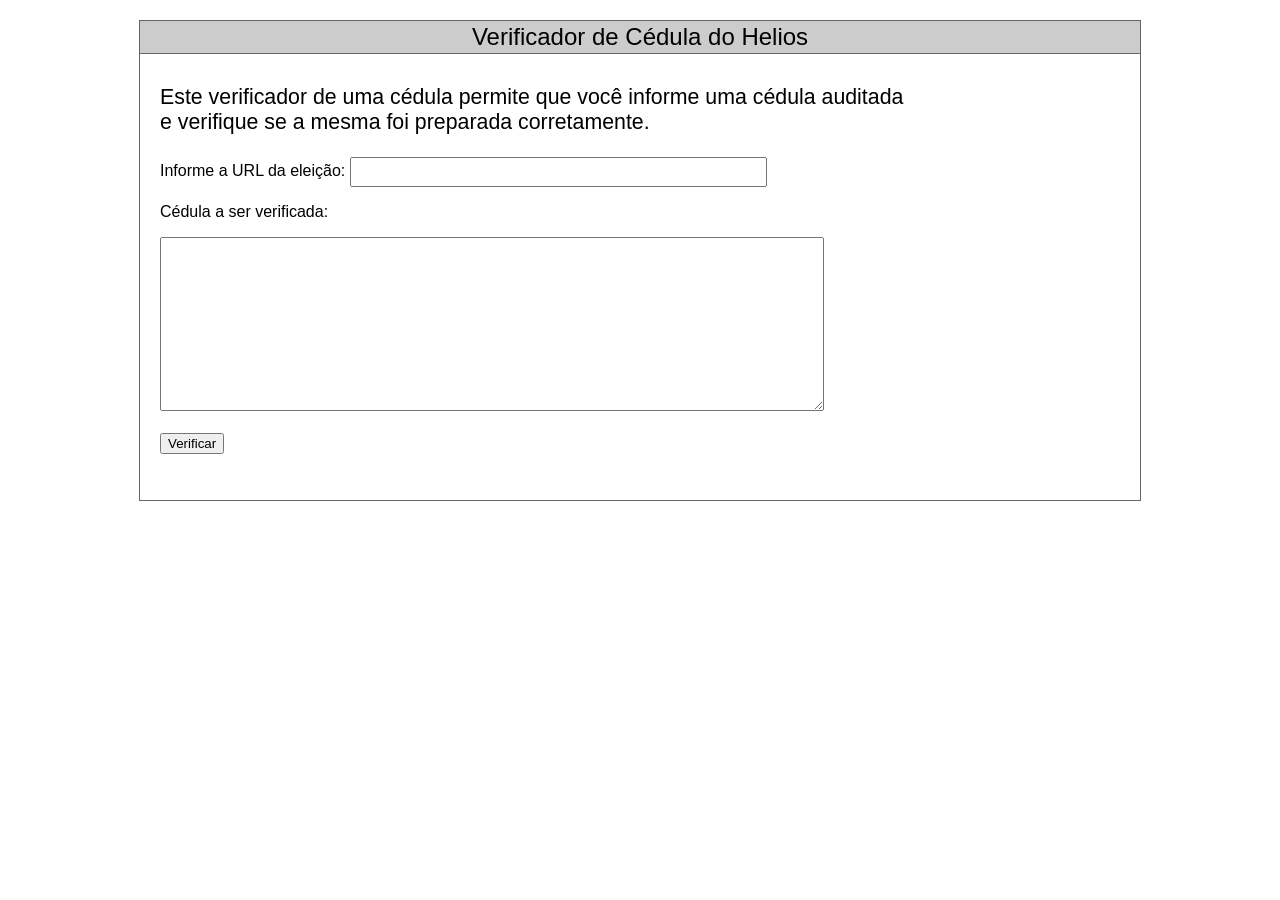
<file: heliosbooth/single-ballot-verify.html>
<!DOCTYPE HTML PUBLIC "-//W3C//DTD HTML 4.01//EN" "http://www.w3.org/TR/html4/strict.dtd">
<html xmlns="http://www.w3.org/1999/xhtml" xml:lang="en" lang="en">
<head>
  <META HTTP-EQUIV="Content-Type" CONTENT="text/html; charset=UTF-8" /> 
  <!--<title>Helios Voting System</title>-->
  <title>Sistema de Votação Helios</title>
  <link rel="stylesheet" type="text/css" href="css/booth.css" />
  <link rel="stylesheet" type="text/css" href="css/forms.css" />
  <script language="javascript" src="js/jscrypto/jsbn.js"></script>
  <script language="javascript" src="js/jscrypto/jsbn2.js"></script>
  <script language="javascript" src="js/jscrypto/sjcl.js"></script>
  <script language="javascript" src="js/underscore-min.js"></script>
  <script language="javascript" src="js/jquery-1.2.6.min.js"></script>
  <script language="javascript" src="js/jquery-jtemplates.js"></script>
  <script language="javascript" src="js/jquery.json.min.js"></script>
  <script language="javascript" src="js/jquery.query-2.1.5.js"></script>

  <script language="javascript">
    // required for jscrypto library
    var JSCRYPTO_HOME = document.location.pathname.replace("single-ballot-verify.html", "js/jscrypto");
  </script>

  <script language="javascript" src="js/jscrypto/class.js"></script>  
  <script language="javascript" src="js/jscrypto/bigint.js"></script>
  <script language="javascript" src="js/jscrypto/random.js"></script>
  <script language="javascript" src="js/jscrypto/elgamal.js"></script>
  <script language="javascript" src="js/jscrypto/sha1.js"></script>
  <script language="javascript" src="js/jscrypto/sha2.js"></script>
  <script language="javascript" src="js/jscrypto/helios.js"></script>
  <script language="javascript" src="verifier.js"></script>
</head>
<body>
<script language="javascript">
$(document).ready(function() {
    BigInt.setup(function() {
       $('#verifier_loading').hide();

       if (BigInt.is_dummy) {
          $('#dummy_bigint').show();
          return;
       }

       $('#verifier').show();
       var election_url = $.query.get('election_url');
       $('#election_url').val(election_url); 
    }, function() {
       $('#dummy_bigint').show();
    });
});    

function result_append(str) {
    $('#results').append(str).append("<br />");
}

function verify_single_ballot(election_url, audit_trail) {
  var encrypted_vote_json = jQuery.secureEvalJSON(audit_trail);
  
  //result_append("loading election...");
  result_append("carregando eleição...");

  // quick and dirty detection of cast ballot
  if (encrypted_vote_json['cast_at']) {
    //result_append("\n\nIt looks like you are trying to verify a cast ballot. That can't be done, only audited ballots can be verified.");
    result_append("\n\nParece que você está tentando verificar uma cédula depositada. Isso não é possível, somente cédulas auditadas podem ser verificadas.");
    return;
  }
  
  $('#loading').show();
  
  var after_computation = function(overall_result) {
    result_append("<br />");
    
    $('#loading').hide();
    
    if (overall_result) {
       //result_append('SUCCESSFUL VERIFICATION, DONE!');
       result_append('VERIFICAÇÃO BEM SUCEDIDA, PRONTO!');
    } else {
       //result_append('PROBLEM - THIS BALLOT DOES NOT VERIFY.');        
       result_append('PROBLEMA - ESSA CÉDULA NÃO PASSOU NA VERIFICAÇÃO.');
    }
  };

  // the hash will be computed within the setup function call now
  $.ajax({url: election_url, success: function(raw_json) {
    if (window.Worker) {
      var verifier_worker = new window.Worker("verifierworker.js");
      verifier_worker.onmessage = function(event) {
        if (event.data.type == 'log')
          return console.log(event.data.msg);
       
        if (event.data.type == 'status')
          return result_append(event.data.msg);

        if (event.data.type == 'result')
          return after_computation(event.data.result);
      };

      verifier_worker.postMessage({'type':'verify', 'election':raw_json, 'vote':encrypted_vote_json});
    } else {
      var overall_result = verify_ballot(raw_json, encrypted_vote_json, result_append);
      after_computation(overall_result);
    }
  }, error: function() {
      //result_append('PROBLEM LOADING election. Are you sure you have the right election URL?<br />');
      result_append('PROBLEMAS AO CARREGAR a eleição. Tem certeza que está acessando a URL correta?<br />');

      $('#loading').hide();
      
      //result_append('PROBLEM - THIS BALLOT DOES NOT VERIFY.');        
      result_append('PROBLEMA - ESSA CÉDULA NÃO PASSOU NA VERIFICAÇÃO.');        
  }
  });
}

</script>
</head>
<body>
<div id="wrapper">
<div id="banner">
<!--    Helios Single-Ballot Verifier -->
    Verificador de Cédula do Helios
</div>
<div id="content">

<div id="verifier_loading">
<!--Loading verifier... -->
Carregando verificador...
</div>

<div id="dummy_bigint" style="display:none;">
<!--Your browser does not have the Java plugin installed.<br /><br />
At this time, the Java plugin is required for browser-based ballot auditing, although it is not required for ballot preparation. -->
O seu navegador não tem o plugin Java instalado.<br /><br />
No momento, o plugin Java é necessário para realizar a auditoria da cédula, embora não seja necessário para o preparo da mesma.
</div>

<div id="verifier" style="display:none;">
<p style="font-size: 16pt;">
<!--    This single-ballot verifier lets you enter an audited ballot<br />and verify that it was prepared correctly. -->
  Este verificador de uma cédula permite que você informe uma cédula auditada <br /> e verifique se a mesma foi preparada corretamente.
</p>

<form onsubmit="try {verify_single_ballot(this.election_url.value, this.audit_trail.value);} catch (e) {E = e;} return false;">
Informe a URL da eleição:
    <input type="text" size="50" name="election_url" id="election_url" /><br />

<p>
<!--Your Ballot:-->
Cédula a ser verificada:
</p>

<textarea name="audit_trail" cols="80" rows="7">
</textarea><br /><br />
<input type="submit" class="pretty" value="Verificar" />
</form>

<br /><br />
<div id="results">
</div>
<img id="loading" src="loading.gif" style="display:none;" />
</div>
</div>

</div>

<div id="applet_div">
</div>
</body>
</html>
</file>
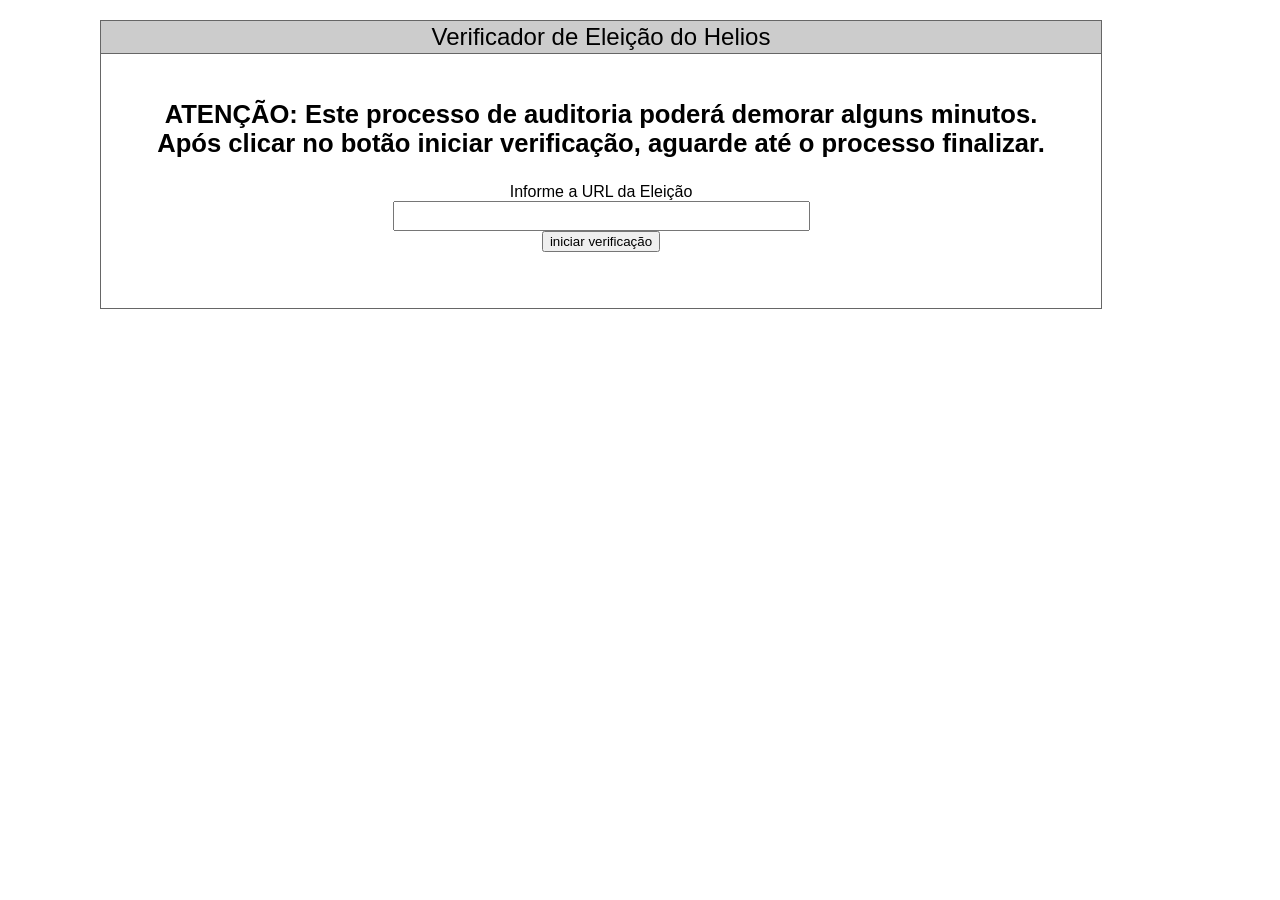
<file: heliosverifier/verify.html>
<!DOCTYPE HTML PUBLIC "-//W3C//DTD HTML 4.01//EN" "http://www.w3.org/TR/html4/strict.dtd">
<html xmlns="http://www.w3.org/1999/xhtml" xml:lang="en" lang="en">
<head>
  <META HTTP-EQUIV="Content-Type" CONTENT="text/html; charset=UTF-8" /> 
  <!--<title>Helios Voting System -- Verifier</title>-->
  <title>Sistema de Votação Helios-- Verificador</title>
  <link rel="stylesheet" type="text/css" href="css/booth.css" />
  <link rel="stylesheet" type="text/css" href="css/forms.css" />
  <script language="javascript" src="js/jscrypto/jsbn.js"></script>
  <script language="javascript" src="js/jscrypto/jsbn2.js"></script>
  <script language="javascript" src="js/jscrypto/sjcl.js"></script>
  <script language="javascript" src="js/underscore-min.js"></script> 
  <script language="javascript" src="js/jquery-1.2.2.min.js"></script>
  <script language="javascript" src="js/jquery-jtemplates.js"></script>
  <script language="javascript" src="js/jquery.query-2.1.5.js"></script>
  <script language="javascript" src="js/jquery.json.min.js"></script>

  <script language="javascript">
    // required for jscrypto library
    var JSCRYPTO_HOME = document.location.pathname.replace("verify.html", "js/jscrypto");
  </script>

  <script language="javascript" src="js/jscrypto/class.js"></script>  
  <script language="javascript" src="js/jscrypto/bigint.js"></script>
  <script language="javascript" src="js/jscrypto/random.js"></script>
  <script language="javascript" src="js/jscrypto/elgamal.js"></script>
  <script language="javascript" src="js/jscrypto/sha1.js"></script>
  <script language="javascript" src="js/jscrypto/sha2.js"></script>
  <script language="javascript" src="js/jscrypto/helios.js"></script>

<script language="javascript">
$(document).ready(function() {
    BigInt.setup(function() {
       $('#verifier_loading').hide();
       $('#verifier').show();
    }, function() {
       //alert('sorry, in-browser verification requires Java Support at this time.');
       alert('desculpe-nos, a verificação no navegador requer suporte a Java.');
    });
});    

function result_append(str) {
    $('#results').append(str).append("<br />");
}

//function pretty_result(result) {return result? "VERIFIED" : "FAIL";}
function pretty_result(result) {return result? "VERIFICADA" : "FALHOU";}

function load_ballots(election_url, ballot_list, ballots, final_callback) {
    // the ballots array is the place where we build up the list of ballots

    // end of the iteration?
    if (ballot_list.length == ballots.length) {
        final_callback(ballots);
        return;
    }
    
    //result_append("loading ballot for voter #" + (ballots.length + 1));
    result_append("carregando cédula para o eleitor #" + (ballots.length + 1));
        
    // get the next ballot
    $.get(election_url + "/ballots/" + ballot_list[ballots.length].uuid + '/last', function(result) {
        var new_ballot = jQuery.secureEvalJSON(result);
        ballots.push(new_ballot);
        if (new_ballot.vote == null)
          //result_append("no ballot for this voter #" + ballots.length);
          result_append("nenhuma cédula para esse eleitor #" + ballots.length);
        else
          //result_append("FOUND a ballot for voter #" + ballots.length);
          result_append("cédula ENCONTRADA para o eleitor #" + ballots.length);
        load_ballots(election_url, ballot_list, ballots, final_callback);
    });
}

// load the ballot list in increments of 50, for long ballots
function load_ballot_list(election_url, ballot_list, after, final_callback) {
    var url = election_url + "/voters/?limit=50";
    if (after)
        url+= "&after=" + after;
        
    $.get(url, function(result) {
        var new_ballot_list = jQuery.secureEvalJSON(result);

        // done, no more ballots?
        if (new_ballot_list.length == 0)
            return final_callback(ballot_list);
            
        // not done, add to the list
        ballot_list = ballot_list.concat(new_ballot_list);
        after = ballot_list[ballot_list.length - 1].uuid;
        
        // and iterate
        load_ballot_list(election_url, ballot_list, after, final_callback);
    });
}

function load_election_and_ballots(election_url) {

    //result_append("<h3>Election</h3>");
    result_append("<h3>Eleição</h3>");
    //result_append("loading election...");
    result_append("carregando eleição...");

    var overall_result = true;

    // the hash will be computed within the setup function call now
    $.get(election_url, function(raw_json) {
        try {
            election = HELIOS.Election.fromJSONString(raw_json);
            result_append("eleição carregada: " + election.name);
            result_append("código de identificação da eleição: " + election.get_hash());

            var tally = [];

            $(election.questions).each(function(qnum, q) {
                if (q.tally_type != "homomorphic") {
                  result_append("PROBLEMA: esta eleição não é uma eleição de apuração homomórfica direta. Portanto,o Helios não pode verificá-la.");
                  return;
                }

                tally[qnum] = $(q.answers).map(function(anum, a) {
                    return 1;
                });
            });

            result_append("carregando lista de eleitores...");
            // load voter list
            load_ballot_list(election_url, [], null, function(ballot_list) {
                result_append("lista de eleitores carregada, agora carregando a cédula de cada um..");

                // load all ballots
                load_ballots(election_url, ballot_list, [], function(ballots) {
                    result_append("");
                    result_append("<h3>Cédulas</h3>");
                    // now load each ballot
                    $(ballots).each(function(i, cast_vote){

                        if (cast_vote.vote == null)
                          return;
                          
                        var vote = HELIOS.EncryptedVote.fromJSONObject(cast_vote.vote, election);
                        result_append("Eleitor #" + (i+1));
                        result_append("-- UUID: " + cast_vote.voter_uuid);
                        result_append("-- Número de Rastreamento da Cédula: " + vote.get_hash());

                        vote.verifyProofs(election.public_key, function(answer_num, choice_num, result, choice) {
                            overall_result = overall_result && result;
                            if (choice_num != null) {
                                // keep track of tally
                                tally[answer_num][choice_num] = choice.multiply(tally[answer_num][choice_num]);

                                result_append("Questão #" + (answer_num+1) + ", Opção #" + (choice_num+1) + " -- " + pretty_result(result));
                            } else {
                                result_append("Questão #" + (answer_num+1) + " GLOBAL -- " + pretty_result(result));
                            }
                        });

                        result_append("");
                    });

                    // get the election result
                    $.get(election_url + "/result", function(result) {
                        var results = $.secureEvalJSON(result);

                        // get the trustees and proofs
                        $.get(election_url + "/trustees/", function(trustees_json) {
                           trustees = $.secureEvalJSON(trustees_json);

                           // create the Helios objects
                           trustees = $(trustees).map(function(i, trustee) {return HELIOS.Trustee.fromJSONObject(trustee)});

                           // the public key that we'll check
                           var combined_key = 1;

                           result_append("<h3>Apuradores</h3>");
                           // verify the keys
                           $(trustees).each(function(i, trustee) {
                              result_append("Apurador #" + (i+1) + ": " + trustee.name);
                              console.log(trustee);
                              if (trustee.public_key.verifyKnowledgeOfSecretKey(trustee.pok, ElGamal.fiatshamir_dlog_challenge_generator)) {
                                  result_append("-- PK " + trustee.public_key_hash + " -- VERIFICADO.");

                                  // FIXME check the public key hash
                              } else {
                                  result_append("==== ERRO de chave do apurador " + trustee.name);
                                  overall_result = false;
                              }

                              combined_key = trustee.public_key.multiply(combined_key);

                              result_append("");
                           });

                           // verify the combination of the keys into the final public key
                           if (combined_key.equals(election.public_key)) {
                               result_append("chave pública da eleição CORRETAMENTE FORMADA");
                           } else {
                               result_append("==== ERRO, a chave pública da eleição não confere.");
                               overall_result = false;
                           }

                           result_append("<h3>Apuração</h3>");

                           $(tally).each(function(q_num, q) {
                               result_append("Questão #" + (q_num+1) + ": " + election.questions[q_num].short_name);
                               $(q).each(function(a_num, a) {
                                   var plaintext = new ElGamal.Plaintext(election.public_key.g.modPow(BigInt.fromInt(results[q_num][a_num]), election.public_key.p), election.public_key);

                                   var check = true;
                                   result_append("Resposta #" + (a_num + 1) + ": " + election.questions[q_num].answers[a_num] + " - CONTAGEM = " + results[q_num][a_num]);

                                   var decryption_factors = [];

                                   // go through the trustees' decryption factors and verify each one
                                   $(trustees).each(function(t_num, trustee) {
                                       if (trustee.public_key.verifyDecryptionFactor(a, trustee.decryption_factors[q_num][a_num],
                                                       trustee.decryption_proofs[q_num][a_num], ElGamal.fiatshamir_challenge_generator)) {
                                            result_append("-- Apurador " + trustee.name + ": fator de decifragem confere");
                                       } else {
                                           result_append("==== ERRO com o apurador " + trustee.name + ": o fator de decifragem não confere");
                                           check= false;
                                           overall_result = false;
                                       }

                                       decryption_factors.push(trustee.decryption_factors[q_num][a_num]);
                                   });

                                   // recheck decryption factors
                                   var expected_value = election.public_key.g.modPow(BigInt.fromInt(results[q_num][a_num]), election.public_key.p);
                                   var recomputed_value = a.decrypt(decryption_factors).getM();
                                   if (expected_value.equals(recomputed_value)) {
                                   } else {
                                       check = false;
                                       overall_result = false;
                                   }

                                   result_append("-" + pretty_result(check));
                               });

                           });

                           result_append("<h3>RESULTADO FINAL</h3>");

                           if (overall_result) {
                             result_append("ELEIÇÃO COMPLETAMENTE VERIFICADA -- SUCESSO");
                           } else {
                             result_append("FALHA NA VERIFICAÇÃO");
                           }
                        });
                    });
                });
            });
            } catch (error) {
                result_append('<p>ATENÇÃO: Esta eleição é privada.</p>');
                result_append('<p>Acesse como eleitor ou como gestor da eleição para realizar esta operação.</p>');
                result_append('<a class="btn btn-primary" href="' + election_url + '">Conectar como eleitor </a>');
                result_append('<a class="btn btn-primary" href="/">Conectar como gestor</a>');
            }
    }); // end get
        
}

$(document).ready(function() {
   var election_url = $.query.get('election_url');
   $('#election_url').val(election_url); 
});
</script>
</head>
<body>
<div id="wrapper">
<div id="banner">
    <!--Helios Election Verifier -->
    Verificador de Eleição do Helios
</div>
<div id="content">

<div id="verifier_loading">
<!--loading verifier ... -->
carregando verificador ...
</div>

<div id="verifier" align="center" style="display:none;">
<h3> ATENÇÃO: Este processo de auditoria poderá demorar alguns minutos. Após clicar no botão iniciar verificação, aguarde até o processo finalizar.</h3>
<!--Enter the Election URL: -->
Informe a URL da Eleição
<form onsubmit="try{load_election_and_ballots(this.election_url.value);} catch (e) {} return false;">
    <input type="text" size="50" name="election_url" id="election_url" /><br />
    <!--<input type="submit" value="start verification" />-->
    <input type="submit" value="iniciar verificação" />
</form>
</div>

<br /><br />
<div id="results">
</div>
</div>
</div>
<div id="applet_div">
</div>
</body>
</html>
</file>
<file: docs/ajuda/stylesheets/extra.css>
:root {
    /* Primary color shades */
    --md-primary-fg-color:               #0C326F;
    --md-default-fg-color--light:        #1351b4;

    --md-text-link-color:                  #1351B4;
}

.md-typeset h1 {
    font-weight: 400;
}

.md-typeset h2 {
    font-weight: 400;
}

p a {
    text-decoration: underline; 
}
</file>
<file: heliosbooth/css/booth.css>
body {
  font-family: Arial;
  background-color:#ffffff;
  padding: 0px;
  margin: 0px;
}

#wrapper {
  position: relative;
  padding: 0px;
  background: white;
  border: 1px solid #666;
  top: 20px;
  margin: auto;
  max-width: 1000px;
  width: 98%;
  height:80%;
}

#content {
  padding: 10px 20px 10px 20px;
  background-color:#ffffff;
}

#header {
  padding-top: 0px;
  text-align: center;
  padding-bottom: 5px;
}

#header h1 {
  font-size: 28pt;
  padding: 0px;
  margin: 0px;
  line-height: 120%;
}

#header h2 {
  font-size: 20pt;
  padding: 0px;
  margin: 0px;
  line-height: 100%;
  font-weight: none;
}

#banner {
  width: 100%;
  text-align: center;
  padding: 2px 0px 2px 0px;
  background: #ccc;
  font-size: 18pt;
  border-bottom: 1px solid #666;
}

#progress_div {
  width: 100%;
  font-size: 12pt;
}

#progress_div table {
  border-collapse: collapse;
  text-align: center;
  border: 0px;
}

#progress_div td.unselected {
  background: #ccc;
  color: #888;
  border: 1px solid #333;
}

#progress_div td.selected {
  background-color:#ffffff;
  color: black;
  font-weight: bold;
  border: 1px solid black;
}

#footer {
  position: relative;
  bottom: 0px;
  width: 100%;
  text-align: center;
  margin-top: 10px;
  padding: 2px 0px 2px 0px;
  background: #ddd;
  border-top: 1px solid #666;
}

#page h2 {
  background: #fc9;
  border-bottom: 1px solid #f90;
  padding: 5px 0px 2px 5px;
}

div#page,
div#election_div,
div#answer_form,
div#confirm_div,
div#processing_div,
div#encrypting_div,
div#seal_div,
div#loading_div,
div#audit_div {
  background-color:#ffffff;
}

h3 {
	font-size: 1.6em;
}

#election_info {
  font-size: 16pt;
}

#election_hash {
  font-family: courier;
}

#loading_div {
  display: none;
}

.panel {
    border: none;
}
</file>
<file: heliosbooth/css/forms.css>
form.prettyform {
  font-size: 1.4em;
}

form.prettyform label,input,textarea,select {
    line-height: 1.8;
}

form.prettyform label:not(.answer){
form.prettyform label:not(.answer) {
    display: block;
    text-align: right;
    float: left;
    width: 200px;
    padding-right: 10px;
}

form.prettyform br {
    clear: left;
}

form.prettyform input, form.prettyform textarea, button {
    border: 0px solid black;
    margin: 5px;
    font-size: 16pt;
}

input.pretty {
    font-size: 16pt;
    border: 0px solid black;
}

input.prettysmall {
    font-size: 12pt;
    border: 0px solid black;
}


table.pretty {
    margin: 1em 1em 1em 2em;
    background: whitesmoke;
    border-collapse: collapse;
    width: 80%;
}

table.pretty th, td {
    border: 0px silver solid;
    padding: 0.3em;
}


#answer_form {
    background-color: #eef1ec;
}

#answers {
    padding-left: 210px;
    padding-top: 0px;
    margin-top: 0px;
    background-color: #eef1ec;
}

#questions_div {
    font-size: 1.4em;
    background-color: #eef1ec;
}

div.selected {
  background: lightblue;
}

.panel{
    border: 0 transparent;
}
</file>
<file: heliosverifier/css/booth.css>
body {
  font-family: Arial;
  background: white;
  padding: 0px;
  margin: 0px;
}

#wrapper {
  position: absolute;
  padding: 0px;
  background: white;
  border: 1px solid #666;
  top: 20px;
  margin-left: 100px;
  margin-top: 0px;
  width: 1000px;
}

#content {
  padding: 20px 30px 20px 30px;
}

#header {
  padding-top: 0px;
  text-align: center;
  padding-bottom: 5px;
}

#header h1 {
  font-size: 28pt;
  padding: 0px;
  margin: 0px;
  line-height: 120%;
}

#header h2 {
  font-size: 20pt;
  padding: 0px;
  margin: 0px;
  line-height: 100%;
  font-weight: none;
}

#banner {
  width: 100%;
  text-align: center;
  padding: 2px 0px 2px 0px;
  background: #ccc;
  font-size: 18pt;
  border-bottom: 1px solid #666;
}

#progress_div {
  width: 100%;
  font-size: 14pt;
}

#progress_div table {
  border-collapse: collapse;
  text-align: center;
  border: 0px;
}

#progress_div td.unselected {
  background: #ccc;
  color: #888;
  border: 1px solid #333;
}

#progress_div td.selected {
  background: #fc9;
  color: black;
  font-weight: bold;
  border: 1px solid black;
}

#footer {
  position: relative;
  bottom: 0px;
  width: 100%;
  text-align: center;
  margin-top: 10px;
  padding: 2px 0px 2px 0px;
  background: #ddd;
  border-top: 1px solid #666;
}

#page h2 {
  background: #fc9;
  border-bottom: 1px solid #f90;
  padding: 5px 0px 2px 5px;
}

h3 {
	font-size: 1.6em;
}

#election_info {
  font-size: 16pt;
}

#election_hash {
  font-family: courier;
}
}
</file>
<file: heliosverifier/css/forms.css>
form.prettyform {
  font-size: 1.4em;
}

form.prettyform label,input,textarea,select {
    line-height: 1.8;
}

form.prettyform label:not(.answer){
    display: block;
    text-align: right;
    float: left;
    width: 200px;
    padding-right: 10px;
}

form.prettyform br {
    clear: left;
}

form.prettyform input, form.prettyform textarea, button {
    border: 1px solid black;
    margin: 5px;
    font-size: 16pt;
}

input.pretty {
    font-size: 16pt;
    border: 1px solid black;
}

input.prettysmall {
    font-size: 12pt;
    border: 1px solid black;
}


table.pretty {
    margin: 1em 1em 1em 2em;
    background: whitesmoke;
    border-collapse: collapse;
    width: 80%;
}

table.pretty th, td {
    border: 1px silver solid;
    padding: 0.3em;
}


#answers {
    padding-left: 210px;
    padding-top: 0px;
    margin-top: 0px;
}

#questions_div {
    font-size: 1.4em;
}

div.selected {
  background: lightblue;
}
</file>
<file: docs/ajuda/assets/stylesheets/main.fe0cca5b.min.css>
html{box-sizing:border-box}*,*::before,*::after{box-sizing:inherit}html{-webkit-text-size-adjust:none;-moz-text-size-adjust:none;-ms-text-size-adjust:none;text-size-adjust:none}body{margin:0}hr{box-sizing:content-box;overflow:visible}a,button,label,input{-webkit-tap-highlight-color:transparent}a{color:inherit;text-decoration:none}small{font-size:80%}sub,sup{position:relative;font-size:80%;line-height:0;vertical-align:baseline}sub{bottom:-0.25em}sup{top:-0.5em}img{border-style:none}table{border-collapse:separate;border-spacing:0}td,th{font-weight:normal;vertical-align:top}button{margin:0;padding:0;font-size:inherit;background:transparent;border:0}input{border:0;outline:0}:root{--md-default-fg-color: hsla(0, 0%, 0%, 0.87);--md-default-fg-color--light: hsla(0, 0%, 0%, 0.54);--md-default-fg-color--lighter: hsla(0, 0%, 0%, 0.32);--md-default-fg-color--lightest: hsla(0, 0%, 0%, 0.07);--md-default-bg-color: hsla(0, 0%, 100%, 1);--md-default-bg-color--light: hsla(0, 0%, 100%, 0.7);--md-default-bg-color--lighter: hsla(0, 0%, 100%, 0.3);--md-default-bg-color--lightest: hsla(0, 0%, 100%, 0.12);--md-primary-fg-color: hsla(231, 48%, 48%, 1);--md-primary-fg-color--light: hsla(230, 44%, 64%, 1);--md-primary-fg-color--dark: hsla(232, 54%, 41%, 1);--md-primary-bg-color: hsla(0, 0%, 100%, 1);--md-primary-bg-color--light: hsla(0, 0%, 100%, 0.7);--md-accent-fg-color: hsla(231, 99%, 66%, 1);--md-accent-fg-color--transparent: hsla(231, 99%, 66%, 0.1);--md-accent-bg-color: hsla(0, 0%, 100%, 1);--md-accent-bg-color--light: hsla(0, 0%, 100%, 0.7)}:root>*{--md-code-bg-color: hsla(0, 0%, 96%, 1);--md-code-fg-color: hsla(200, 18%, 26%, 1);--md-text-color: var(--md-default-fg-color);--md-text-link-color: var(--md-primary-fg-color);--md-admonition-bg-color: var(--md-default-bg-color);--md-admonition-fg-color: var(--md-default-fg-color);--md-footer-bg-color: hsla(0, 0%, 0%, 0.87);--md-footer-bg-color--dark: hsla(0, 0%, 0%, 0.32);--md-footer-fg-color: hsla(0, 0%, 100%, 1);--md-footer-fg-color--light: hsla(0, 0%, 100%, 0.7);--md-footer-fg-color--lighter: hsla(0, 0%, 100%, 0.3)}.md-icon svg{display:block;width:1.2rem;height:1.2rem;margin:0 auto;fill:currentColor}body{-webkit-font-smoothing:antialiased;-moz-osx-font-smoothing:grayscale}body,input{color:var(--md-text-color);font-feature-settings:"kern","liga";font-family:-apple-system,BlinkMacSystemFont,Helvetica,Arial,sans-serif}code,pre,kbd{color:var(--md-text-color);font-feature-settings:"kern";font-family:SFMono-Regular,Consolas,Menlo,monospace}.md-typeset{font-size:.8rem;line-height:1.6;-webkit-print-color-adjust:exact;color-adjust:exact}.md-typeset p,.md-typeset ul,.md-typeset ol,.md-typeset blockquote{margin:1em 0}.md-typeset h1{margin:0 0 2rem;color:var(--md-default-fg-color--light);font-weight:300;font-size:1.5625rem;line-height:1.3;letter-spacing:-0.01em}.md-typeset h2{margin:2rem 0 .8rem;font-weight:300;font-size:1.25rem;line-height:1.4;letter-spacing:-0.01em}.md-typeset h3{margin:1.6rem 0 .8rem;font-weight:400;font-size:1rem;line-height:1.5;letter-spacing:-0.01em}.md-typeset h2+h3{margin-top:.8rem}.md-typeset h4{margin:.8rem 0;font-weight:700;font-size:.8rem;letter-spacing:-0.01em}.md-typeset h5,.md-typeset h6{margin:.8rem 0;color:var(--md-default-fg-color--light);font-weight:700;font-size:.64rem;letter-spacing:-0.01em}.md-typeset h5{text-transform:uppercase}.md-typeset hr{margin:1.5em 0;border-bottom:.05rem dotted var(--md-default-fg-color--lighter)}.md-typeset a{color:var(--md-text-link-color);word-break:break-word}.md-typeset a,.md-typeset a::before{transition:color 125ms}.md-typeset a:focus,.md-typeset a:hover{color:var(--md-accent-fg-color)}.md-typeset code,.md-typeset pre,.md-typeset kbd{color:var(--md-code-fg-color);direction:ltr}@media print{.md-typeset code,.md-typeset pre,.md-typeset kbd{white-space:pre-wrap}}.md-typeset code{padding:0 .2941176471em;font-size:.85em;word-break:break-word;background-color:var(--md-code-bg-color);border-radius:.1rem;-webkit-box-decoration-break:clone;box-decoration-break:clone}.md-typeset h1 code,.md-typeset h2 code,.md-typeset h3 code,.md-typeset h4 code,.md-typeset h5 code,.md-typeset h6 code{margin:initial;padding:initial;background-color:transparent;box-shadow:none}.md-typeset a>code{color:currentColor}.md-typeset pre{position:relative;margin:1em 0;line-height:1.4}.md-typeset pre>code{display:block;margin:0;padding:.525rem 1.1764705882em;overflow:auto;word-break:normal;box-shadow:none;-webkit-box-decoration-break:slice;box-decoration-break:slice;touch-action:auto;scrollbar-width:thin;scrollbar-color:var(--md-default-fg-color--lighter) transparent}.md-typeset pre>code:hover{scrollbar-color:var(--md-accent-fg-color) transparent}.md-typeset pre>code::-webkit-scrollbar{width:.2rem;height:.2rem}.md-typeset pre>code::-webkit-scrollbar-thumb{background-color:var(--md-default-fg-color--lighter)}.md-typeset pre>code::-webkit-scrollbar-thumb:hover{background-color:var(--md-accent-fg-color)}@media screen and (max-width: 44.9375em){.md-typeset>pre{margin:1em -0.8rem}.md-typeset>pre code{border-radius:0}}.md-typeset kbd{display:inline-block;padding:0 .6666666667em;font-size:.75em;line-height:1.5;vertical-align:text-top;word-break:break-word;border-radius:.1rem;box-shadow:0 .1rem 0 .05rem var(--md-default-fg-color--lighter),0 .1rem 0 var(--md-default-fg-color--lighter),inset 0 -0.1rem .2rem var(--md-default-bg-color)}.md-typeset mark{padding:0 .25em;word-break:break-word;background-color:rgba(255,235,59,.5);border-radius:.1rem;-webkit-box-decoration-break:clone;box-decoration-break:clone}.md-typeset abbr{text-decoration:none;border-bottom:.05rem dotted var(--md-default-fg-color--light);cursor:help}.md-typeset small{opacity:.75}.md-typeset sup,.md-typeset sub{margin-left:.078125em}[dir=rtl] .md-typeset sup,[dir=rtl] .md-typeset sub{margin-right:.078125em;margin-left:initial}.md-typeset blockquote{padding-left:.6rem;color:var(--md-default-fg-color--light);border-left:.2rem solid var(--md-default-fg-color--lighter)}[dir=rtl] .md-typeset blockquote{padding-right:.6rem;padding-left:initial;border-right:.2rem solid var(--md-default-fg-color--lighter);border-left:initial}.md-typeset ul{list-style-type:disc}.md-typeset ul,.md-typeset ol{margin-left:.625em;padding:0}[dir=rtl] .md-typeset ul,[dir=rtl] .md-typeset ol{margin-right:.625em;margin-left:initial}.md-typeset ul ol,.md-typeset ol ol{list-style-type:lower-alpha}.md-typeset ul ol ol,.md-typeset ol ol ol{list-style-type:lower-roman}.md-typeset ul li,.md-typeset ol li{margin-bottom:.5em;margin-left:1.25em}[dir=rtl] .md-typeset ul li,[dir=rtl] .md-typeset ol li{margin-right:1.25em;margin-left:initial}.md-typeset ul li p,.md-typeset ul li blockquote,.md-typeset ol li p,.md-typeset ol li blockquote{margin:.5em 0}.md-typeset ul li:last-child,.md-typeset ol li:last-child{margin-bottom:0}.md-typeset ul li ul,.md-typeset ul li ol,.md-typeset ol li ul,.md-typeset ol li ol{margin:.5em 0 .5em .625em}[dir=rtl] .md-typeset ul li ul,[dir=rtl] .md-typeset ul li ol,[dir=rtl] .md-typeset ol li ul,[dir=rtl] .md-typeset ol li ol{margin-right:.625em;margin-left:initial}.md-typeset dd{margin:1em 0 1em 1.875em}[dir=rtl] .md-typeset dd{margin-right:1.875em;margin-left:initial}.md-typeset img,.md-typeset svg{max-width:100%;height:auto}.md-typeset iframe{max-width:100%}.md-typeset table:not([class]){display:inline-block;max-width:100%;overflow:auto;font-size:.64rem;background:var(--md-default-bg-color);border-radius:.1rem;box-shadow:0 .2rem .5rem rgba(0,0,0,.05),0 0 .05rem rgba(0,0,0,.1);touch-action:auto}.md-typeset table:not([class])+*{margin-top:1.5em}.md-typeset table:not([class]) th:not([align]),.md-typeset table:not([class]) td:not([align]){text-align:left}[dir=rtl] .md-typeset table:not([class]) th:not([align]),[dir=rtl] .md-typeset table:not([class]) td:not([align]){text-align:right}.md-typeset table:not([class]) th{min-width:5rem;padding:.6rem .8rem;color:var(--md-default-bg-color);vertical-align:top;background-color:var(--md-default-fg-color--light)}.md-typeset table:not([class]) th a{color:inherit}.md-typeset table:not([class]) td{padding:.6rem .8rem;vertical-align:top;border-top:.05rem solid var(--md-default-fg-color--lightest)}.md-typeset table:not([class]) tr{transition:background-color 125ms}.md-typeset table:not([class]) tr:hover{background-color:rgba(0,0,0,.035);box-shadow:0 .05rem 0 var(--md-default-bg-color) inset}.md-typeset table:not([class]) tr:first-child td{border-top:0}.md-typeset table:not([class]) a{word-break:normal}.md-typeset__scrollwrap{margin:1em -0.8rem;overflow-x:auto;touch-action:auto}.md-typeset__table{display:inline-block;margin-bottom:.5em;padding:0 .8rem}.md-typeset__table table{display:table;width:100%;margin:0;overflow:hidden}html{height:100%;overflow-x:hidden;font-size:125%}@media screen and (min-width: 100em){html{font-size:137.5%}}@media screen and (min-width: 125em){html{font-size:150%}}body{position:relative;display:flex;flex-direction:column;width:100%;min-height:100%;font-size:.5rem;background-color:var(--md-default-bg-color)}@media screen and (max-width: 59.9375em){body[data-md-state=lock]{position:fixed}}@media print{body{display:block}}hr{display:block;height:.05rem;padding:0;border:0}.md-grid{max-width:61rem;margin-right:auto;margin-left:auto}.md-container{display:flex;flex-direction:column;flex-grow:1}@media print{.md-container{display:block}}.md-main{flex-grow:1}.md-main__inner{display:flex;height:100%;margin-top:1.5rem}.md-ellipsis{display:block;overflow:hidden;white-space:nowrap;text-overflow:ellipsis}.md-toggle{display:none}.md-overlay{position:fixed;top:0;z-index:3;width:0;height:0;background-color:rgba(0,0,0,.54);opacity:0;transition:width 0ms 250ms,height 0ms 250ms,opacity 250ms}@media screen and (max-width: 76.1875em){[data-md-toggle=drawer]:checked~.md-overlay{width:100%;height:100%;opacity:1;transition:width 0ms,height 0ms,opacity 250ms}}.md-skip{position:fixed;z-index:-1;margin:.5rem;padding:.3rem .5rem;color:var(--md-default-bg-color);font-size:.64rem;background-color:var(--md-default-fg-color);border-radius:.1rem;transform:translateY(0.4rem);opacity:0}.md-skip:focus{z-index:10;transform:translateY(0);opacity:1;transition:transform 250ms cubic-bezier(0.4, 0, 0.2, 1),opacity 175ms 75ms}@page{margin:25mm}.md-announce{overflow:auto;background-color:var(--md-default-fg-color)}.md-announce__inner{margin:.6rem auto;padding:0 .8rem;color:var(--md-default-bg-color);font-size:.7rem}@media print{.md-announce{display:none}}.md-typeset .md-button{display:inline-block;padding:.625em 2em;color:var(--md-primary-fg-color);font-weight:700;border:.1rem solid currentColor;border-radius:.1rem;transition:color 125ms,background-color 125ms,border-color 125ms}.md-typeset .md-button--primary{color:var(--md-primary-bg-color);background-color:var(--md-primary-fg-color);border-color:var(--md-primary-fg-color)}.md-typeset .md-button:focus,.md-typeset .md-button:hover{color:var(--md-accent-bg-color);background-color:var(--md-accent-fg-color);border-color:var(--md-accent-fg-color)}.md-clipboard{position:absolute;top:.4rem;right:.5em;z-index:1;width:1.5em;height:1.5em;color:var(--md-default-fg-color--lightest);border-radius:.1rem;cursor:pointer;transition:color 125ms}@media print{.md-clipboard{display:none}}.md-clipboard svg{width:1.125em;height:1.125em}pre:hover .md-clipboard{color:var(--md-default-fg-color--light)}pre .md-clipboard:focus,pre .md-clipboard:hover{color:var(--md-accent-fg-color)}.md-content{flex:1;max-width:100%}@media screen and (min-width: 60em)and (max-width: 76.1875em){.md-content{max-width:calc(100% - 12.1rem)}}@media screen and (min-width: 76.25em){.md-content{max-width:calc(100% - 12.1rem * 2)}}.md-content__inner{margin:0 .8rem 1.2rem;padding-top:.6rem}@media screen and (min-width: 76.25em){.md-content__inner{margin-right:1.2rem;margin-left:1.2rem}}.md-content__inner::before{display:block;height:.4rem;content:""}.md-content__inner>:last-child{margin-bottom:0}.md-content__button{float:right;margin:.4rem 0;margin-left:.4rem;padding:0}[dir=rtl] .md-content__button{float:left;margin-right:.4rem;margin-left:initial}[dir=rtl] .md-content__button svg{transform:scaleX(-1)}.md-typeset .md-content__button{color:var(--md-default-fg-color--lighter)}.md-content__button svg{display:inline;vertical-align:top}@media print{.md-content__button{display:none}}.md-dialog{box-shadow:0 2px 2px 0 rgba(0,0,0,.14),0 1px 5px 0 rgba(0,0,0,.12),0 3px 1px -2px rgba(0,0,0,.2);position:fixed;right:.8rem;bottom:.8rem;left:initial;z-index:2;display:block;min-width:11.1rem;padding:.4rem .6rem;color:var(--md-default-bg-color);font-size:.7rem;background:var(--md-default-fg-color);border:none;border-radius:.1rem;transform:translateY(100%);opacity:0;transition:transform 0ms 400ms,opacity 400ms}[dir=rtl] .md-dialog{right:initial;left:.8rem}.md-dialog[data-md-state=open]{transform:translateY(0);opacity:1;transition:transform 400ms cubic-bezier(0.075, 0.85, 0.175, 1),opacity 400ms}@media print{.md-dialog{display:none}}.md-header{position:-webkit-sticky;position:sticky;top:0;right:0;left:0;z-index:2;height:2.4rem;color:var(--md-primary-bg-color);background-color:var(--md-primary-fg-color);box-shadow:0 0 .2rem rgba(0,0,0,0),0 .2rem .4rem rgba(0,0,0,0);transition:color 250ms,background-color 250ms}.no-js .md-header{box-shadow:none;transition:none}.md-header[data-md-state=shadow]{box-shadow:0 0 .2rem rgba(0,0,0,.1),0 .2rem .4rem rgba(0,0,0,.2);transition:color 250ms,background-color 250ms,box-shadow 250ms}@media print{.md-header{display:none}}.md-header-nav{display:flex;padding:0 .2rem}.md-header-nav__button{position:relative;z-index:1;display:block;margin:.2rem;padding:.4rem;cursor:pointer;transition:opacity 250ms}[dir=rtl] .md-header-nav__button svg{transform:scaleX(-1)}.md-header-nav__button:focus,.md-header-nav__button:hover{opacity:.7}.md-header-nav__button.md-logo{margin:.2rem;padding:.4rem}.md-header-nav__button.md-logo img,.md-header-nav__button.md-logo svg{display:block;width:1.2rem;height:1.2rem;fill:currentColor}.no-js .md-header-nav__button[for=__search]{display:none}@media screen and (min-width: 60em){.md-header-nav__button[for=__search]{display:none}}@media screen and (max-width: 76.1875em){.md-header-nav__button.md-logo{display:none}}@media screen and (min-width: 76.25em){.md-header-nav__button[for=__drawer]{display:none}}.md-header-nav__topic{position:absolute;width:100%;transition:transform 400ms cubic-bezier(0.1, 0.7, 0.1, 1),opacity 150ms}.md-header-nav__topic+.md-header-nav__topic{z-index:-1;transform:translateX(1.25rem);opacity:0;transition:transform 400ms cubic-bezier(1, 0.7, 0.1, 0.1),opacity 150ms;pointer-events:none}[dir=rtl] .md-header-nav__topic+.md-header-nav__topic{transform:translateX(-1.25rem)}.no-js .md-header-nav__topic{position:initial}.no-js .md-header-nav__topic+.md-header-nav__topic{display:none}.md-header-nav__title{flex-grow:1;padding:0 1rem;font-size:.9rem;line-height:2.4rem}.md-header-nav__title[data-md-state=active] .md-header-nav__topic{z-index:-1;transform:translateX(-1.25rem);opacity:0;transition:transform 400ms cubic-bezier(1, 0.7, 0.1, 0.1),opacity 150ms;pointer-events:none}[dir=rtl] .md-header-nav__title[data-md-state=active] .md-header-nav__topic{transform:translateX(1.25rem)}.md-header-nav__title[data-md-state=active] .md-header-nav__topic+.md-header-nav__topic{z-index:0;transform:translateX(0);opacity:1;transition:transform 400ms cubic-bezier(0.1, 0.7, 0.1, 1),opacity 150ms;pointer-events:initial}.md-header-nav__title>.md-header-nav__ellipsis{position:relative;width:100%;height:100%}.md-header-nav__source{display:none}@media screen and (min-width: 60em){.md-header-nav__source{display:block;width:11.7rem;max-width:11.7rem;margin-left:1rem}[dir=rtl] .md-header-nav__source{margin-right:1rem;margin-left:initial}}@media screen and (min-width: 76.25em){.md-header-nav__source{margin-left:1.4rem}[dir=rtl] .md-header-nav__source{margin-right:1.4rem}}.md-hero{overflow:hidden;color:var(--md-primary-bg-color);font-size:1rem;background-color:var(--md-primary-fg-color);transition:background 250ms}.md-hero__inner{margin-top:1rem;padding:.8rem .8rem .4rem;transition:transform 400ms cubic-bezier(0.1, 0.7, 0.1, 1),opacity 250ms;transition-delay:100ms}@media screen and (max-width: 76.1875em){.md-hero__inner{margin-top:2.4rem;margin-bottom:1.2rem}}[data-md-state=hidden] .md-hero__inner{transform:translateY(0.625rem);opacity:0;transition:transform 0ms 400ms,opacity 100ms 0ms;pointer-events:none}.md-hero--expand .md-hero__inner{margin-bottom:1.2rem}.md-footer{color:var(--md-footer-fg-color);background-color:var(--md-footer-bg-color)}@media print{.md-footer{display:none}}.md-footer-nav__inner{padding:.2rem;overflow:auto}.md-footer-nav__link{display:flex;padding-top:1.4rem;padding-bottom:.4rem;transition:opacity 250ms}@media screen and (min-width: 45em){.md-footer-nav__link{width:50%}}.md-footer-nav__link:focus,.md-footer-nav__link:hover{opacity:.7}.md-footer-nav__link--prev{float:left;width:25%}[dir=rtl] .md-footer-nav__link--prev{float:right}[dir=rtl] .md-footer-nav__link--prev svg{transform:scaleX(-1)}@media screen and (max-width: 44.9375em){.md-footer-nav__link--prev .md-footer-nav__title{display:none}}.md-footer-nav__link--next{float:right;width:75%;text-align:right}[dir=rtl] .md-footer-nav__link--next{float:left;text-align:left}[dir=rtl] .md-footer-nav__link--next svg{transform:scaleX(-1)}.md-footer-nav__title{position:relative;flex-grow:1;max-width:calc(100% - 2.4rem);padding:0 1rem;font-size:.9rem;line-height:2.4rem}.md-footer-nav__button{margin:.2rem;padding:.4rem}.md-footer-nav__direction{position:absolute;right:0;left:0;margin-top:-1rem;padding:0 1rem;font-size:.64rem;opacity:.7}.md-footer-meta{background-color:var(--md-footer-bg-color--dark)}.md-footer-meta__inner{display:flex;flex-wrap:wrap;justify-content:space-between;padding:.2rem}html .md-footer-meta.md-typeset a{color:var(--md-footer-fg-color--light)}html .md-footer-meta.md-typeset a:focus,html .md-footer-meta.md-typeset a:hover{color:var(--md-footer-fg-color)}.md-footer-copyright{width:100%;margin:auto .6rem;padding:.4rem 0;color:var(--md-footer-fg-color--lighter);font-size:.64rem}@media screen and (min-width: 45em){.md-footer-copyright{width:auto}}.md-footer-copyright__highlight{color:var(--md-footer-fg-color--light)}.md-footer-social{margin:0 .4rem;padding:.2rem 0 .6rem}@media screen and (min-width: 45em){.md-footer-social{padding:.6rem 0}}.md-footer-social__link{display:inline-block;width:1.6rem;height:1.6rem;text-align:center}.md-footer-social__link::before{line-height:1.9}.md-footer-social__link svg{max-height:.8rem;vertical-align:-25%;fill:currentColor}.md-nav{font-size:.7rem;line-height:1.3}.md-nav__title{display:block;padding:0 .6rem;overflow:hidden;font-weight:700;text-overflow:ellipsis}.md-nav__title .md-nav__button{display:none}.md-nav__title .md-nav__button img{width:100%;height:auto}.md-nav__title .md-nav__button.md-logo img,.md-nav__title .md-nav__button.md-logo svg{display:block;width:2.4rem;height:2.4rem}.md-nav__title .md-nav__button.md-logo svg{fill:currentColor}.md-nav__list{margin:0;padding:0;list-style:none}.md-nav__item{padding:0 .6rem}.md-nav__item:last-child{padding-bottom:.6rem}.md-nav__item .md-nav__item{padding-right:0}[dir=rtl] .md-nav__item .md-nav__item{padding-right:.6rem;padding-left:0}.md-nav__item .md-nav__item:last-child{padding-bottom:0}.md-nav__link{display:block;margin-top:.625em;overflow:hidden;text-overflow:ellipsis;cursor:pointer;transition:color 125ms;scroll-snap-align:start}html .md-nav__link[for=__toc]{display:none}html .md-nav__link[for=__toc]~.md-nav{display:none}.md-nav__link[data-md-state=blur]{color:var(--md-default-fg-color--lighter)}.md-nav__item .md-nav__link--active{color:var(--md-text-link-color)}.md-nav__item--nested>.md-nav__link{color:inherit}.md-nav__link:focus,.md-nav__link:hover{color:var(--md-accent-fg-color)}.md-nav__source{display:none}@media screen and (max-width: 76.1875em){.md-nav{background-color:var(--md-default-bg-color)}.md-nav--primary,.md-nav--primary .md-nav{position:absolute;top:0;right:0;left:0;z-index:1;display:flex;flex-direction:column;height:100%}.md-nav--primary .md-nav__title,.md-nav--primary .md-nav__item{font-size:.8rem;line-height:1.5}.md-nav--primary .md-nav__title{position:relative;height:5.6rem;padding:3rem .8rem .2rem;color:var(--md-default-fg-color--light);font-weight:400;line-height:2.4rem;white-space:nowrap;background-color:var(--md-default-fg-color--lightest);cursor:pointer}.md-nav--primary .md-nav__title .md-nav__icon{position:absolute;top:.4rem;left:.4rem;display:block;width:1.2rem;height:1.2rem;margin:.2rem}[dir=rtl] .md-nav--primary .md-nav__title .md-nav__icon{right:.4rem;left:initial}.md-nav--primary .md-nav__title~.md-nav__list{overflow-y:auto;background-color:var(--md-default-bg-color);box-shadow:inset 0 .05rem 0 var(--md-default-fg-color--lightest);-webkit-scroll-snap-type:y mandatory;-ms-scroll-snap-type:y mandatory;scroll-snap-type:y mandatory;touch-action:pan-y}.md-nav--primary .md-nav__title~.md-nav__list>.md-nav__item:first-child{border-top:0}.md-nav--primary .md-nav__title[for=__drawer]{position:relative;color:var(--md-primary-bg-color);background-color:var(--md-primary-fg-color)}.md-nav--primary .md-nav__title[for=__drawer] .md-nav__button{position:absolute;top:.2rem;left:.2rem;display:block;margin:.2rem;padding:.4rem;font-size:2.4rem}html [dir=rtl] .md-nav--primary .md-nav__title[for=__drawer] .md-nav__button{right:.2rem;left:initial}.md-nav--primary .md-nav__list{flex:1}.md-nav--primary .md-nav__item{padding:0;border-top:.05rem solid var(--md-default-fg-color--lightest)}[dir=rtl] .md-nav--primary .md-nav__item{padding:0}.md-nav--primary .md-nav__item--nested>.md-nav__link{padding-right:2.4rem}[dir=rtl] .md-nav--primary .md-nav__item--nested>.md-nav__link{padding-right:.8rem;padding-left:2.4rem}.md-nav--primary .md-nav__item--active>.md-nav__link{color:var(--md-text-link-color)}.md-nav--primary .md-nav__item--active>.md-nav__link:focus,.md-nav--primary .md-nav__item--active>.md-nav__link:hover{color:var(--md-accent-fg-color)}.md-nav--primary .md-nav__link{position:relative;margin-top:0;padding:.6rem .8rem}.md-nav--primary .md-nav__link .md-nav__icon{position:absolute;top:50%;right:.6rem;margin-top:-0.6rem;color:inherit;font-size:1.2rem}[dir=rtl] .md-nav--primary .md-nav__link .md-nav__icon{right:initial;left:.6rem}[dir=rtl] .md-nav--primary .md-nav__icon svg{transform:scale(-1)}.md-nav--primary .md-nav--secondary .md-nav__link{position:static}.md-nav--primary .md-nav--secondary .md-nav{position:static;background-color:transparent}.md-nav--primary .md-nav--secondary .md-nav .md-nav__link{padding-left:1.4rem}[dir=rtl] .md-nav--primary .md-nav--secondary .md-nav .md-nav__link{padding-right:1.4rem;padding-left:initial}.md-nav--primary .md-nav--secondary .md-nav .md-nav .md-nav__link{padding-left:2rem}[dir=rtl] .md-nav--primary .md-nav--secondary .md-nav .md-nav .md-nav__link{padding-right:2rem;padding-left:initial}.md-nav--primary .md-nav--secondary .md-nav .md-nav .md-nav .md-nav__link{padding-left:2.6rem}[dir=rtl] .md-nav--primary .md-nav--secondary .md-nav .md-nav .md-nav .md-nav__link{padding-right:2.6rem;padding-left:initial}.md-nav--primary .md-nav--secondary .md-nav .md-nav .md-nav .md-nav .md-nav__link{padding-left:3.2rem}[dir=rtl] .md-nav--primary .md-nav--secondary .md-nav .md-nav .md-nav .md-nav .md-nav__link{padding-right:3.2rem;padding-left:initial}.md-nav__toggle~.md-nav{display:flex;transform:translateX(100%);opacity:0;transition:transform 250ms cubic-bezier(0.8, 0, 0.6, 1),opacity 125ms 50ms}[dir=rtl] .md-nav__toggle~.md-nav{transform:translateX(-100%)}.md-nav__toggle:checked~.md-nav{transform:translateX(0);opacity:1;transition:transform 250ms cubic-bezier(0.4, 0, 0.2, 1),opacity 125ms 125ms}.md-nav__toggle:checked~.md-nav>.md-nav__list{-webkit-backface-visibility:hidden;backface-visibility:hidden}}@media screen and (max-width: 59.9375em){html .md-nav__link[for=__toc]{display:block;padding-right:2.4rem}html .md-nav__link[for=__toc]+.md-nav__link{display:none}html .md-nav__link[for=__toc]~.md-nav{display:flex}html [dir=rtl] .md-nav__link{padding-right:.8rem;padding-left:2.4rem}.md-nav__source{display:block;padding:0 .2rem;color:var(--md-primary-bg-color);background-color:var(--md-primary-fg-color--dark)}}@media screen and (min-width: 60em){.md-nav--secondary .md-nav__title[for=__toc]{scroll-snap-align:start}.md-nav--secondary .md-nav__title .md-nav__icon{display:none}}@media screen and (min-width: 76.25em){.md-nav{transition:max-height 250ms cubic-bezier(0.86, 0, 0.07, 1)}.md-nav--primary .md-nav__title[for=__drawer]{scroll-snap-align:start}.md-nav--primary .md-nav__title .md-nav__icon{display:none}.md-nav__toggle~.md-nav{display:none}.md-nav__toggle:checked~.md-nav{display:block}.md-nav__item--nested>.md-nav>.md-nav__title{display:none}.md-nav__icon{float:right;height:.9rem;transition:transform 250ms}[dir=rtl] .md-nav__icon{float:left;transform:rotate(180deg)}.md-nav__icon svg{display:inline-block;width:.9rem;height:.9rem;vertical-align:-0.1rem}.md-nav__item--nested .md-nav__toggle:checked~.md-nav__link .md-nav__icon{transform:rotate(90deg)}}.md-search{position:relative}.no-js .md-search{display:none}@media screen and (min-width: 60em){.md-search{padding:.2rem 0}}.md-search__overlay{z-index:1;opacity:0}@media screen and (max-width: 59.9375em){.md-search__overlay{position:absolute;top:.2rem;left:-2.2rem;width:2rem;height:2rem;overflow:hidden;background-color:var(--md-default-bg-color);border-radius:1rem;transform-origin:center;transition:transform 300ms 100ms,opacity 200ms 200ms;pointer-events:none}[dir=rtl] .md-search__overlay{right:-2.2rem;left:initial}[data-md-toggle=search]:checked~.md-header .md-search__overlay{opacity:1;transition:transform 400ms,opacity 100ms}}@media screen and (max-width: 29.9375em){[data-md-toggle=search]:checked~.md-header .md-search__overlay{transform:scale(45)}}@media screen and (min-width: 30em)and (max-width: 44.9375em){[data-md-toggle=search]:checked~.md-header .md-search__overlay{transform:scale(60)}}@media screen and (min-width: 45em)and (max-width: 59.9375em){[data-md-toggle=search]:checked~.md-header .md-search__overlay{transform:scale(75)}}@media screen and (min-width: 60em){.md-search__overlay{position:fixed;top:0;left:0;width:0;height:0;background-color:rgba(0,0,0,.54);cursor:pointer;transition:width 0ms 250ms,height 0ms 250ms,opacity 250ms}[dir=rtl] .md-search__overlay{right:0;left:initial}[data-md-toggle=search]:checked~.md-header .md-search__overlay{width:100%;height:100%;opacity:1;transition:width 0ms,height 0ms,opacity 250ms}}.md-search__inner{-webkit-backface-visibility:hidden;backface-visibility:hidden}@media screen and (max-width: 59.9375em){.md-search__inner{position:fixed;top:0;left:100%;z-index:2;width:100%;height:100%;transform:translateX(5%);opacity:0;transition:right 0ms 300ms,left 0ms 300ms,transform 150ms 150ms cubic-bezier(0.4, 0, 0.2, 1),opacity 150ms 150ms}[data-md-toggle=search]:checked~.md-header .md-search__inner{left:0;transform:translateX(0);opacity:1;transition:right 0ms 0ms,left 0ms 0ms,transform 150ms 150ms cubic-bezier(0.1, 0.7, 0.1, 1),opacity 150ms 150ms}[dir=rtl] [data-md-toggle=search]:checked~.md-header .md-search__inner{right:0;left:initial}html [dir=rtl] .md-search__inner{right:100%;left:initial;transform:translateX(-5%)}}@media screen and (min-width: 60em){.md-search__inner{position:relative;float:right;width:11.7rem;padding:.1rem 0;transition:width 250ms cubic-bezier(0.1, 0.7, 0.1, 1)}[dir=rtl] .md-search__inner{float:left}}@media screen and (min-width: 60em)and (max-width: 76.1875em){[data-md-toggle=search]:checked~.md-header .md-search__inner{width:23.4rem}}@media screen and (min-width: 76.25em){[data-md-toggle=search]:checked~.md-header .md-search__inner{width:34.4rem}}.md-search__form{position:relative}@media screen and (min-width: 60em){.md-search__form{border-radius:.1rem}}.md-search__input{position:relative;z-index:2;padding:0 2.2rem 0 3.6rem;text-overflow:ellipsis;background-color:var(--md-default-bg-color);transition:color 250ms,background-color 250ms}[dir=rtl] .md-search__input{padding:0 3.6rem 0 2.2rem}.md-search__input::-webkit-input-placeholder{-webkit-transition:color 250ms;transition:color 250ms}.md-search__input::-moz-placeholder{-moz-transition:color 250ms;transition:color 250ms}.md-search__input::-ms-input-placeholder{-ms-transition:color 250ms;transition:color 250ms}.md-search__input::placeholder{transition:color 250ms}.md-search__input::-webkit-input-placeholder{color:var(--md-default-fg-color--light)}.md-search__input::-moz-placeholder{color:var(--md-default-fg-color--light)}.md-search__input::-ms-input-placeholder{color:var(--md-default-fg-color--light)}.md-search__input~.md-search__icon,.md-search__input::placeholder{color:var(--md-default-fg-color--light)}.md-search__input::-ms-clear{display:none}@media screen and (max-width: 59.9375em){.md-search__input{width:100%;height:2.4rem;font-size:.9rem}}@media screen and (min-width: 60em){.md-search__input{width:100%;height:1.8rem;padding-left:2.2rem;color:inherit;font-size:.8rem;background-color:rgba(0,0,0,.26);border-radius:.1rem}[dir=rtl] .md-search__input{padding-right:2.2rem}.md-search__input+.md-search__icon{color:var(--md-primary-bg-color)}.md-search__input::-webkit-input-placeholder{color:var(--md-primary-bg-color--light)}.md-search__input::-moz-placeholder{color:var(--md-primary-bg-color--light)}.md-search__input::-ms-input-placeholder{color:var(--md-primary-bg-color--light)}.md-search__input::placeholder{color:var(--md-primary-bg-color--light)}.md-search__input:hover{background-color:rgba(255,255,255,.12)}[data-md-toggle=search]:checked~.md-header .md-search__input{color:var(--md-default-fg-color);text-overflow:clip;background-color:var(--md-default-bg-color);border-radius:.1rem .1rem 0 0}[data-md-toggle=search]:checked~.md-header .md-search__input::-webkit-input-placeholder{color:var(--md-default-fg-color--light)}[data-md-toggle=search]:checked~.md-header .md-search__input::-moz-placeholder{color:var(--md-default-fg-color--light)}[data-md-toggle=search]:checked~.md-header .md-search__input::-ms-input-placeholder{color:var(--md-default-fg-color--light)}[data-md-toggle=search]:checked~.md-header .md-search__input+.md-search__icon,[data-md-toggle=search]:checked~.md-header .md-search__input::placeholder{color:var(--md-default-fg-color--light)}}.md-search__icon{position:absolute;z-index:2;width:1.2rem;height:1.2rem;cursor:pointer;transition:color 250ms,opacity 250ms}.md-search__icon:hover{opacity:.7}.md-search__icon[for=__search]{top:.3rem;left:.5rem}[dir=rtl] .md-search__icon[for=__search]{right:.5rem;left:initial}[dir=rtl] .md-search__icon[for=__search] svg{transform:scaleX(-1)}@media screen and (max-width: 59.9375em){.md-search__icon[for=__search]{top:.6rem;left:.8rem}[dir=rtl] .md-search__icon[for=__search]{right:.8rem;left:initial}.md-search__icon[for=__search] svg:first-child{display:none}}@media screen and (min-width: 60em){.md-search__icon[for=__search]{pointer-events:none}.md-search__icon[for=__search] svg:last-child{display:none}}.md-search__icon[type=reset]{top:.3rem;right:.5rem;transform:scale(0.75);opacity:0;transition:transform 150ms cubic-bezier(0.1, 0.7, 0.1, 1),opacity 150ms;pointer-events:none}[dir=rtl] .md-search__icon[type=reset]{right:initial;left:.5rem}@media screen and (max-width: 59.9375em){.md-search__icon[type=reset]{top:.6rem;right:.8rem}[dir=rtl] .md-search__icon[type=reset]{right:initial;left:.8rem}}[data-md-toggle=search]:checked~.md-header .md-search__input:not(:-moz-placeholder-shown)~.md-search__icon[type=reset]{transform:scale(1);opacity:1;pointer-events:initial}[data-md-toggle=search]:checked~.md-header .md-search__input:not(:placeholder-shown)~.md-search__icon[type=reset]{transform:scale(1);opacity:1;pointer-events:initial}[data-md-toggle=search]:checked~.md-header .md-search__input:not(:-moz-placeholder-shown)~.md-search__icon[type=reset]:hover{opacity:.7}[data-md-toggle=search]:checked~.md-header .md-search__input:not(:placeholder-shown)~.md-search__icon[type=reset]:hover{opacity:.7}.md-search__output{position:absolute;z-index:1;width:100%;overflow:hidden;border-radius:0 0 .1rem .1rem}@media screen and (max-width: 59.9375em){.md-search__output{top:2.4rem;bottom:0}}@media screen and (min-width: 60em){.md-search__output{top:1.9rem;opacity:0;transition:opacity 400ms}[data-md-toggle=search]:checked~.md-header .md-search__output{box-shadow:0 6px 10px 0 rgba(0,0,0,.14),0 1px 18px 0 rgba(0,0,0,.12),0 3px 5px -1px rgba(0,0,0,.4);opacity:1}}.md-search__scrollwrap{height:100%;overflow-y:auto;background-color:var(--md-default-bg-color);-webkit-backface-visibility:hidden;backface-visibility:hidden;-webkit-scroll-snap-type:y mandatory;-ms-scroll-snap-type:y mandatory;scroll-snap-type:y mandatory;touch-action:pan-y}@media(-webkit-max-device-pixel-ratio: 1), (max-resolution: 1dppx){.md-search__scrollwrap{transform:translateZ(0)}}@media screen and (min-width: 60em)and (max-width: 76.1875em){.md-search__scrollwrap{width:23.4rem}}@media screen and (min-width: 76.25em){.md-search__scrollwrap{width:34.4rem}}@media screen and (min-width: 60em){.md-search__scrollwrap{max-height:0;scrollbar-width:thin;scrollbar-color:var(--md-default-fg-color--lighter) transparent}[data-md-toggle=search]:checked~.md-header .md-search__scrollwrap{max-height:75vh}.md-search__scrollwrap:hover{scrollbar-color:var(--md-accent-fg-color) transparent}.md-search__scrollwrap::-webkit-scrollbar{width:.2rem;height:.2rem}.md-search__scrollwrap::-webkit-scrollbar-thumb{background-color:var(--md-default-fg-color--lighter)}.md-search__scrollwrap::-webkit-scrollbar-thumb:hover{background-color:var(--md-accent-fg-color)}}.md-search-result{color:var(--md-default-fg-color);word-break:break-word}.md-search-result__meta{padding:0 .8rem;color:var(--md-default-fg-color--light);font-size:.64rem;line-height:1.8rem;background-color:var(--md-default-fg-color--lightest);scroll-snap-align:start}@media screen and (min-width: 60em){.md-search-result__meta{padding-left:2.2rem}[dir=rtl] .md-search-result__meta{padding-right:2.2rem;padding-left:initial}}.md-search-result__list{margin:0;padding:0;list-style:none}.md-search-result__item{box-shadow:0 -0.05rem 0 var(--md-default-fg-color--lightest)}.md-search-result__item:first-child{box-shadow:none}.md-search-result__link{display:block;outline:0;transition:background 250ms;scroll-snap-align:start}.md-search-result__link:focus,.md-search-result__link:hover{background-color:var(--md-accent-fg-color--transparent)}.md-search-result__link:focus .md-search-result__article::before,.md-search-result__link:hover .md-search-result__article::before{opacity:.7}.md-search-result__link:last-child .md-search-result__teaser{margin-bottom:.6rem}.md-search-result__article{position:relative;padding:0 .8rem;overflow:hidden}@media screen and (min-width: 60em){.md-search-result__article{padding-left:2.2rem}[dir=rtl] .md-search-result__article{padding-right:2.2rem;padding-left:.8rem}}.md-search-result__article--document .md-search-result__title{margin:.55rem 0;font-weight:400;font-size:.8rem;line-height:1.4}.md-search-result__icon{position:absolute;left:0;margin:.1rem;padding:.4rem;color:var(--md-default-fg-color--light)}[dir=rtl] .md-search-result__icon{right:0;left:initial}[dir=rtl] .md-search-result__icon svg{transform:scaleX(-1)}@media screen and (max-width: 59.9375em){.md-search-result__icon{display:none}}.md-search-result__title{margin:.5em 0;font-weight:700;font-size:.64rem;line-height:1.4}.md-search-result__teaser{display:-webkit-box;max-height:1.65rem;margin:.5em 0;overflow:hidden;color:var(--md-default-fg-color--light);font-size:.64rem;line-height:1.4;text-overflow:ellipsis;-webkit-box-orient:vertical;-webkit-line-clamp:2}@media screen and (max-width: 44.9375em){.md-search-result__teaser{max-height:2.5rem;-webkit-line-clamp:3}}@media screen and (min-width: 60em)and (max-width: 76.1875em){.md-search-result__teaser{max-height:2.5rem;-webkit-line-clamp:3}}.md-search-result em{font-weight:700;font-style:normal;text-decoration:underline}@-webkit-keyframes md-sidebar__scrollwrap--hack{0%,99%{-webkit-scroll-snap-type:none;scroll-snap-type:none}100%{-webkit-scroll-snap-type:y mandatory;scroll-snap-type:y mandatory}}@keyframes md-sidebar__scrollwrap--hack{0%,99%{-webkit-scroll-snap-type:none;-ms-scroll-snap-type:none;scroll-snap-type:none}100%{-webkit-scroll-snap-type:y mandatory;-ms-scroll-snap-type:y mandatory;scroll-snap-type:y mandatory}}.md-sidebar{position:-webkit-sticky;position:sticky;top:2.4rem;align-self:flex-start;width:12.1rem;padding:1.2rem 0;overflow:hidden}@media print{.md-sidebar{display:none}}@media screen and (max-width: 76.1875em){.md-sidebar--primary{position:fixed;top:0;left:-12.1rem;z-index:3;width:12.1rem;height:100%;background-color:var(--md-default-bg-color);transform:translateX(0);transition:transform 250ms cubic-bezier(0.4, 0, 0.2, 1),box-shadow 250ms}[dir=rtl] .md-sidebar--primary{right:-12.1rem;left:initial}[data-md-toggle=drawer]:checked~.md-container .md-sidebar--primary{box-shadow:0 8px 10px 1px rgba(0,0,0,.14),0 3px 14px 2px rgba(0,0,0,.12),0 5px 5px -3px rgba(0,0,0,.4);transform:translateX(12.1rem)}[dir=rtl] [data-md-toggle=drawer]:checked~.md-container .md-sidebar--primary{transform:translateX(-12.1rem)}.md-sidebar--primary .md-sidebar__scrollwrap{overflow:hidden}}.md-sidebar--secondary{display:none;order:2}@media screen and (min-width: 60em){.md-sidebar--secondary{display:block}.md-sidebar--secondary .md-sidebar__scrollwrap{touch-action:pan-y}}.md-sidebar__scrollwrap{max-height:100%;margin:0 .2rem;overflow-y:auto;-webkit-backface-visibility:hidden;backface-visibility:hidden;scrollbar-width:thin;scrollbar-color:var(--md-default-fg-color--lighter) transparent}.js .md-sidebar__scrollwrap{-webkit-animation:md-sidebar__scrollwrap--hack 400ms forwards;animation:md-sidebar__scrollwrap--hack 400ms forwards}@media screen and (max-width: 76.1875em){.md-sidebar--primary .md-sidebar__scrollwrap{position:absolute;top:0;right:0;bottom:0;left:0;margin:0;-webkit-scroll-snap-type:none;-ms-scroll-snap-type:none;scroll-snap-type:none}}.md-sidebar__scrollwrap:hover{scrollbar-color:var(--md-accent-fg-color) transparent}.md-sidebar__scrollwrap::-webkit-scrollbar{width:.2rem;height:.2rem}.md-sidebar__scrollwrap::-webkit-scrollbar-thumb{background-color:var(--md-default-fg-color--lighter)}.md-sidebar__scrollwrap::-webkit-scrollbar-thumb:hover{background-color:var(--md-accent-fg-color)}@-webkit-keyframes md-source__facts--done{0%{height:0}100%{height:.65rem}}@keyframes md-source__facts--done{0%{height:0}100%{height:.65rem}}@-webkit-keyframes md-source__fact--done{0%{transform:translateY(100%);opacity:0}50%{opacity:0}100%{transform:translateY(0%);opacity:1}}@keyframes md-source__fact--done{0%{transform:translateY(100%);opacity:0}50%{opacity:0}100%{transform:translateY(0%);opacity:1}}.md-source{display:block;font-size:.65rem;line-height:1.2;white-space:nowrap;-webkit-backface-visibility:hidden;backface-visibility:hidden;transition:opacity 250ms}.md-source:hover{opacity:.7}.md-source__icon{display:inline-block;width:2.4rem;height:2.4rem;vertical-align:middle}.md-source__icon svg{margin-top:.6rem;margin-left:.6rem}[dir=rtl] .md-source__icon svg{margin-right:.6rem;margin-left:initial}.md-source__icon+.md-source__repository{margin-left:-2rem;padding-left:2rem}[dir=rtl] .md-source__icon+.md-source__repository{margin-right:-2rem;margin-left:initial;padding-right:2rem;padding-left:initial}.md-source__repository{display:inline-block;max-width:calc(100% - 1.2rem);margin-left:.6rem;overflow:hidden;font-weight:700;text-overflow:ellipsis;vertical-align:middle}.md-source__facts{margin:0;padding:0;overflow:hidden;font-weight:700;font-size:.55rem;list-style-type:none;opacity:.75}[data-md-state=done] .md-source__facts{-webkit-animation:md-source__facts--done 250ms ease-in;animation:md-source__facts--done 250ms ease-in}.md-source__fact{float:left}[dir=rtl] .md-source__fact{float:right}[data-md-state=done] .md-source__fact{-webkit-animation:md-source__fact--done 400ms ease-out;animation:md-source__fact--done 400ms ease-out}.md-source__fact::before{margin:0 .1rem;content:"·"}.md-source__fact:first-child::before{display:none}.md-tabs{width:100%;overflow:auto;color:var(--md-primary-bg-color);background-color:var(--md-primary-fg-color);transition:background 250ms}.no-js .md-tabs{transition:none}@media screen and (max-width: 76.1875em){.md-tabs{display:none}}@media print{.md-tabs{display:none}}.md-tabs__list{margin:0;margin-left:.2rem;padding:0;white-space:nowrap;list-style:none;contain:content}[dir=rtl] .md-tabs__list{margin-right:.2rem;margin-left:initial}.md-tabs__item{display:inline-block;height:2.4rem;padding-right:.6rem;padding-left:.6rem}.md-tabs__link{display:block;margin-top:.8rem;font-size:.7rem;opacity:.7;transition:transform 400ms cubic-bezier(0.1, 0.7, 0.1, 1),opacity 250ms}.no-js .md-tabs__link{transition:none}.md-tabs__link--active,.md-tabs__link:hover{color:inherit;opacity:1}.md-tabs__item:nth-child(2) .md-tabs__link{transition-delay:20ms}.md-tabs__item:nth-child(3) .md-tabs__link{transition-delay:40ms}.md-tabs__item:nth-child(4) .md-tabs__link{transition-delay:60ms}.md-tabs__item:nth-child(5) .md-tabs__link{transition-delay:80ms}.md-tabs__item:nth-child(6) .md-tabs__link{transition-delay:100ms}.md-tabs__item:nth-child(7) .md-tabs__link{transition-delay:120ms}.md-tabs__item:nth-child(8) .md-tabs__link{transition-delay:140ms}.md-tabs__item:nth-child(9) .md-tabs__link{transition-delay:160ms}.md-tabs__item:nth-child(10) .md-tabs__link{transition-delay:180ms}.md-tabs__item:nth-child(11) .md-tabs__link{transition-delay:200ms}.md-tabs__item:nth-child(12) .md-tabs__link{transition-delay:220ms}.md-tabs__item:nth-child(13) .md-tabs__link{transition-delay:240ms}.md-tabs__item:nth-child(14) .md-tabs__link{transition-delay:260ms}.md-tabs__item:nth-child(15) .md-tabs__link{transition-delay:280ms}.md-tabs__item:nth-child(16) .md-tabs__link{transition-delay:300ms}.md-tabs[data-md-state=hidden]{pointer-events:none}.md-tabs[data-md-state=hidden] .md-tabs__link{transform:translateY(50%);opacity:0;transition:color 250ms,transform 0ms 400ms,opacity 100ms}@media screen and (min-width: 76.25em){.md-tabs~.md-main .md-nav--primary>.md-nav__list>.md-nav__item--nested{display:none}.md-tabs--active~.md-main .md-nav--primary .md-nav__title{display:block;padding:0 .6rem;pointer-events:none;scroll-snap-align:start}.md-tabs--active~.md-main .md-nav--primary .md-nav__title[for=__drawer]{display:none}.md-tabs--active~.md-main .md-nav--primary>.md-nav__list>.md-nav__item{display:none}.md-tabs--active~.md-main .md-nav--primary>.md-nav__list>.md-nav__item--active{display:block;padding:0}.md-tabs--active~.md-main .md-nav--primary>.md-nav__list>.md-nav__item--active>.md-nav__link{display:none}.md-tabs--active~.md-main .md-nav[data-md-level="1"]{display:block}.md-tabs--active~.md-main .md-nav[data-md-level="1"]>.md-nav__list>.md-nav__item{padding:0 .6rem}.md-tabs--active~.md-main .md-nav[data-md-level="1"] .md-nav .md-nav__title{display:none}}:root{--md-admonition-icon--note: url('data:image/svg+xml;charset=utf-8,<svg xmlns="http://www.w3.org/2000/svg" viewBox="0 0 24 24"><path d="M20.71 7.04c.39-.39.39-1.04 0-1.41l-2.34-2.34c-.37-.39-1.02-.39-1.41 0l-1.84 1.83 3.75 3.75M3 17.25V21h3.75L17.81 9.93l-3.75-3.75L3 17.25z"/></svg>');--md-admonition-icon--abstract: url('data:image/svg+xml;charset=utf-8,<svg xmlns="http://www.w3.org/2000/svg" viewBox="0 0 24 24"><path d="M4 5h16v2H4V5m0 4h16v2H4V9m0 4h16v2H4v-2m0 4h10v2H4v-2z"/></svg>');--md-admonition-icon--info: url('data:image/svg+xml;charset=utf-8,<svg xmlns="http://www.w3.org/2000/svg" viewBox="0 0 24 24"><path d="M13 9h-2V7h2m0 10h-2v-6h2m-1-9A10 10 0 002 12a10 10 0 0010 10 10 10 0 0010-10A10 10 0 0012 2z"/></svg>');--md-admonition-icon--tip: url('data:image/svg+xml;charset=utf-8,<svg xmlns="http://www.w3.org/2000/svg" viewBox="0 0 24 24"><path d="M17.55 11.2c-.23-.3-.5-.56-.76-.82-.65-.6-1.4-1.03-2.03-1.66C13.3 7.26 13 4.85 13.91 3c-.91.23-1.75.75-2.45 1.32-2.54 2.08-3.54 5.75-2.34 8.9.04.1.08.2.08.33 0 .22-.15.42-.35.5-.22.1-.46.04-.64-.12a.83.83 0 01-.15-.17c-1.1-1.43-1.28-3.48-.53-5.12C5.89 10 5 12.3 5.14 14.47c.04.5.1 1 .27 1.5.14.6.4 1.2.72 1.73 1.04 1.73 2.87 2.97 4.84 3.22 2.1.27 4.35-.12 5.96-1.6 1.8-1.66 2.45-4.32 1.5-6.6l-.13-.26c-.2-.46-.47-.87-.8-1.25l.05-.01m-3.1 6.3c-.28.24-.73.5-1.08.6-1.1.4-2.2-.16-2.87-.82 1.19-.28 1.89-1.16 2.09-2.05.17-.8-.14-1.46-.27-2.23-.12-.74-.1-1.37.18-2.06.17.38.37.76.6 1.06.76 1 1.95 1.44 2.2 2.8.04.14.06.28.06.43.03.82-.32 1.72-.92 2.27h.01z"/></svg>');--md-admonition-icon--success: url('data:image/svg+xml;charset=utf-8,<svg xmlns="http://www.w3.org/2000/svg" viewBox="0 0 24 24"><path d="M12 2C6.5 2 2 6.5 2 12s4.5 10 10 10 10-4.5 10-10S17.5 2 12 2m-2 15l-5-5 1.41-1.41L10 14.17l7.59-7.59L19 8l-9 9z"/></svg>');--md-admonition-icon--question: url('data:image/svg+xml;charset=utf-8,<svg xmlns="http://www.w3.org/2000/svg" viewBox="0 0 24 24"><path d="M15.07 11.25l-.9.92C13.45 12.89 13 13.5 13 15h-2v-.5c0-1.11.45-2.11 1.17-2.83l1.24-1.26c.37-.36.59-.86.59-1.41a2 2 0 00-2-2 2 2 0 00-2 2H8a4 4 0 014-4 4 4 0 014 4 3.2 3.2 0 01-.93 2.25M13 19h-2v-2h2M12 2A10 10 0 002 12a10 10 0 0010 10 10 10 0 0010-10c0-5.53-4.5-10-10-10z"/></svg>');--md-admonition-icon--warning: url('data:image/svg+xml;charset=utf-8,<svg xmlns="http://www.w3.org/2000/svg" viewBox="0 0 24 24"><path d="M13 14h-2v-4h2m0 8h-2v-2h2M1 21h22L12 2 1 21z"/></svg>');--md-admonition-icon--failure: url('data:image/svg+xml;charset=utf-8,<svg xmlns="http://www.w3.org/2000/svg" viewBox="0 0 24 24"><path d="M12 2c5.53 0 10 4.47 10 10s-4.47 10-10 10S2 17.53 2 12 6.47 2 12 2m3.59 5L12 10.59 8.41 7 7 8.41 10.59 12 7 15.59 8.41 17 12 13.41 15.59 17 17 15.59 13.41 12 17 8.41 15.59 7z"/></svg>');--md-admonition-icon--danger: url('data:image/svg+xml;charset=utf-8,<svg xmlns="http://www.w3.org/2000/svg" viewBox="0 0 24 24"><path d="M11.5 20l4.86-9.73H13V4l-5 9.73h3.5V20M12 2c2.75 0 5.1 1 7.05 2.95C21 6.9 22 9.25 22 12s-1 5.1-2.95 7.05C17.1 21 14.75 22 12 22s-5.1-1-7.05-2.95C3 17.1 2 14.75 2 12s1-5.1 2.95-7.05C6.9 3 9.25 2 12 2z"/></svg>');--md-admonition-icon--bug: url('data:image/svg+xml;charset=utf-8,<svg xmlns="http://www.w3.org/2000/svg" viewBox="0 0 24 24"><path d="M14 12h-4v-2h4m0 6h-4v-2h4m6-6h-2.81a5.985 5.985 0 00-1.82-1.96L17 4.41 15.59 3l-2.17 2.17a6.002 6.002 0 00-2.83 0L8.41 3 7 4.41l1.62 1.63C7.88 6.55 7.26 7.22 6.81 8H4v2h2.09c-.05.33-.09.66-.09 1v1H4v2h2v1c0 .34.04.67.09 1H4v2h2.81c1.04 1.79 2.97 3 5.19 3s4.15-1.21 5.19-3H20v-2h-2.09c.05-.33.09-.66.09-1v-1h2v-2h-2v-1c0-.34-.04-.67-.09-1H20V8z"/></svg>');--md-admonition-icon--example: url('data:image/svg+xml;charset=utf-8,<svg xmlns="http://www.w3.org/2000/svg" viewBox="0 0 24 24"><path d="M7 13v-2h14v2H7m0 6v-2h14v2H7M7 7V5h14v2H7M3 8V5H2V4h2v4H3m-1 9v-1h3v4H2v-1h2v-.5H3v-1h1V17H2m2.25-7a.75.75 0 01.75.75c0 .2-.08.39-.21.52L3.12 13H5v1H2v-.92L4 11H2v-1h2.25z"/></svg>');--md-admonition-icon--quote: url('data:image/svg+xml;charset=utf-8,<svg xmlns="http://www.w3.org/2000/svg" viewBox="0 0 24 24"><path d="M14 17h3l2-4V7h-6v6h3M6 17h3l2-4V7H5v6h3l-2 4z"/></svg>')}.md-typeset .admonition,.md-typeset details{margin:1.5625em 0;padding:0 .6rem;overflow:hidden;color:var(--md-admonition-fg-color);font-size:.64rem;page-break-inside:avoid;background-color:var(--md-admonition-bg-color);border-left:.2rem solid #448aff;border-radius:.1rem;box-shadow:0 .2rem .5rem rgba(0,0,0,.05),0 0 .05rem rgba(0,0,0,.1)}[dir=rtl] .md-typeset .admonition,[dir=rtl] .md-typeset details{border-right:.2rem solid #448aff;border-left:none}@media print{.md-typeset .admonition,.md-typeset details{box-shadow:none}}html .md-typeset .admonition>:last-child,html .md-typeset details>:last-child{margin-bottom:.6rem}.md-typeset .admonition .admonition,.md-typeset details .admonition,.md-typeset .admonition details,.md-typeset details details{margin:1em 0}.md-typeset .admonition .md-typeset__scrollwrap,.md-typeset details .md-typeset__scrollwrap{margin:1em -0.6rem}.md-typeset .admonition .md-typeset__table,.md-typeset details .md-typeset__table{padding:0 .6rem}.md-typeset .admonition-title,.md-typeset summary{position:relative;margin:0 -0.6rem;padding:.4rem .6rem .4rem 2rem;font-weight:700;background-color:rgba(68,138,255,.1)}[dir=rtl] .md-typeset .admonition-title,[dir=rtl] .md-typeset summary{padding:.4rem 2rem .4rem .6rem}html .md-typeset .admonition-title:last-child,html .md-typeset summary:last-child{margin-bottom:0}.md-typeset .admonition-title::before,.md-typeset summary::before{position:absolute;left:.6rem;width:1rem;height:1rem;background-color:#448aff;-webkit-mask-image:var(--md-admonition-icon--note);mask-image:var(--md-admonition-icon--note);content:""}[dir=rtl] .md-typeset .admonition-title::before,[dir=rtl] .md-typeset summary::before{right:.6rem;left:initial}.md-typeset .admonition-title code,.md-typeset summary code{margin:initial;padding:initial;color:currentColor;background-color:transparent;border-radius:initial;box-shadow:none}.md-typeset .admonition.note,.md-typeset details.note{border-color:#448aff}.md-typeset .note>.admonition-title,.md-typeset .note>summary{background-color:rgba(68,138,255,.1)}.md-typeset .note>.admonition-title::before,.md-typeset .note>summary::before{background-color:#448aff;-webkit-mask-image:var(--md-admonition-icon--note);mask-image:var(--md-admonition-icon--note)}.md-typeset .admonition.abstract,.md-typeset details.abstract,.md-typeset .admonition.tldr,.md-typeset details.tldr,.md-typeset .admonition.summary,.md-typeset details.summary{border-color:#00b0ff}.md-typeset .abstract>.admonition-title,.md-typeset .abstract>summary,.md-typeset .tldr>.admonition-title,.md-typeset .tldr>summary,.md-typeset .summary>.admonition-title,.md-typeset .summary>summary{background-color:rgba(0,176,255,.1)}.md-typeset .abstract>.admonition-title::before,.md-typeset .abstract>summary::before,.md-typeset .tldr>.admonition-title::before,.md-typeset .tldr>summary::before,.md-typeset .summary>.admonition-title::before,.md-typeset .summary>summary::before{background-color:#00b0ff;-webkit-mask-image:var(--md-admonition-icon--abstract);mask-image:var(--md-admonition-icon--abstract)}.md-typeset .admonition.info,.md-typeset details.info,.md-typeset .admonition.todo,.md-typeset details.todo{border-color:#00b8d4}.md-typeset .info>.admonition-title,.md-typeset .info>summary,.md-typeset .todo>.admonition-title,.md-typeset .todo>summary{background-color:rgba(0,184,212,.1)}.md-typeset .info>.admonition-title::before,.md-typeset .info>summary::before,.md-typeset .todo>.admonition-title::before,.md-typeset .todo>summary::before{background-color:#00b8d4;-webkit-mask-image:var(--md-admonition-icon--info);mask-image:var(--md-admonition-icon--info)}.md-typeset .admonition.tip,.md-typeset details.tip,.md-typeset .admonition.important,.md-typeset details.important,.md-typeset .admonition.hint,.md-typeset details.hint{border-color:#00bfa5}.md-typeset .tip>.admonition-title,.md-typeset .tip>summary,.md-typeset .important>.admonition-title,.md-typeset .important>summary,.md-typeset .hint>.admonition-title,.md-typeset .hint>summary{background-color:rgba(0,191,165,.1)}.md-typeset .tip>.admonition-title::before,.md-typeset .tip>summary::before,.md-typeset .important>.admonition-title::before,.md-typeset .important>summary::before,.md-typeset .hint>.admonition-title::before,.md-typeset .hint>summary::before{background-color:#00bfa5;-webkit-mask-image:var(--md-admonition-icon--tip);mask-image:var(--md-admonition-icon--tip)}.md-typeset .admonition.success,.md-typeset details.success,.md-typeset .admonition.done,.md-typeset details.done,.md-typeset .admonition.check,.md-typeset details.check{border-color:#00c853}.md-typeset .success>.admonition-title,.md-typeset .success>summary,.md-typeset .done>.admonition-title,.md-typeset .done>summary,.md-typeset .check>.admonition-title,.md-typeset .check>summary{background-color:rgba(0,200,83,.1)}.md-typeset .success>.admonition-title::before,.md-typeset .success>summary::before,.md-typeset .done>.admonition-title::before,.md-typeset .done>summary::before,.md-typeset .check>.admonition-title::before,.md-typeset .check>summary::before{background-color:#00c853;-webkit-mask-image:var(--md-admonition-icon--success);mask-image:var(--md-admonition-icon--success)}.md-typeset .admonition.question,.md-typeset details.question,.md-typeset .admonition.faq,.md-typeset details.faq,.md-typeset .admonition.help,.md-typeset details.help{border-color:#64dd17}.md-typeset .question>.admonition-title,.md-typeset .question>summary,.md-typeset .faq>.admonition-title,.md-typeset .faq>summary,.md-typeset .help>.admonition-title,.md-typeset .help>summary{background-color:rgba(100,221,23,.1)}.md-typeset .question>.admonition-title::before,.md-typeset .question>summary::before,.md-typeset .faq>.admonition-title::before,.md-typeset .faq>summary::before,.md-typeset .help>.admonition-title::before,.md-typeset .help>summary::before{background-color:#64dd17;-webkit-mask-image:var(--md-admonition-icon--question);mask-image:var(--md-admonition-icon--question)}.md-typeset .admonition.warning,.md-typeset details.warning,.md-typeset .admonition.attention,.md-typeset details.attention,.md-typeset .admonition.caution,.md-typeset details.caution{border-color:#ff9100}.md-typeset .warning>.admonition-title,.md-typeset .warning>summary,.md-typeset .attention>.admonition-title,.md-typeset .attention>summary,.md-typeset .caution>.admonition-title,.md-typeset .caution>summary{background-color:rgba(255,145,0,.1)}.md-typeset .warning>.admonition-title::before,.md-typeset .warning>summary::before,.md-typeset .attention>.admonition-title::before,.md-typeset .attention>summary::before,.md-typeset .caution>.admonition-title::before,.md-typeset .caution>summary::before{background-color:#ff9100;-webkit-mask-image:var(--md-admonition-icon--warning);mask-image:var(--md-admonition-icon--warning)}.md-typeset .admonition.failure,.md-typeset details.failure,.md-typeset .admonition.missing,.md-typeset details.missing,.md-typeset .admonition.fail,.md-typeset details.fail{border-color:#ff5252}.md-typeset .failure>.admonition-title,.md-typeset .failure>summary,.md-typeset .missing>.admonition-title,.md-typeset .missing>summary,.md-typeset .fail>.admonition-title,.md-typeset .fail>summary{background-color:rgba(255,82,82,.1)}.md-typeset .failure>.admonition-title::before,.md-typeset .failure>summary::before,.md-typeset .missing>.admonition-title::before,.md-typeset .missing>summary::before,.md-typeset .fail>.admonition-title::before,.md-typeset .fail>summary::before{background-color:#ff5252;-webkit-mask-image:var(--md-admonition-icon--failure);mask-image:var(--md-admonition-icon--failure)}.md-typeset .admonition.danger,.md-typeset details.danger,.md-typeset .admonition.error,.md-typeset details.error{border-color:#ff1744}.md-typeset .danger>.admonition-title,.md-typeset .danger>summary,.md-typeset .error>.admonition-title,.md-typeset .error>summary{background-color:rgba(255,23,68,.1)}.md-typeset .danger>.admonition-title::before,.md-typeset .danger>summary::before,.md-typeset .error>.admonition-title::before,.md-typeset .error>summary::before{background-color:#ff1744;-webkit-mask-image:var(--md-admonition-icon--danger);mask-image:var(--md-admonition-icon--danger)}.md-typeset .admonition.bug,.md-typeset details.bug{border-color:#f50057}.md-typeset .bug>.admonition-title,.md-typeset .bug>summary{background-color:rgba(245,0,87,.1)}.md-typeset .bug>.admonition-title::before,.md-typeset .bug>summary::before{background-color:#f50057;-webkit-mask-image:var(--md-admonition-icon--bug);mask-image:var(--md-admonition-icon--bug)}.md-typeset .admonition.example,.md-typeset details.example{border-color:#651fff}.md-typeset .example>.admonition-title,.md-typeset .example>summary{background-color:rgba(101,31,255,.1)}.md-typeset .example>.admonition-title::before,.md-typeset .example>summary::before{background-color:#651fff;-webkit-mask-image:var(--md-admonition-icon--example);mask-image:var(--md-admonition-icon--example)}.md-typeset .admonition.quote,.md-typeset details.quote,.md-typeset .admonition.cite,.md-typeset details.cite{border-color:#9e9e9e}.md-typeset .quote>.admonition-title,.md-typeset .quote>summary,.md-typeset .cite>.admonition-title,.md-typeset .cite>summary{background-color:rgba(158,158,158,.1)}.md-typeset .quote>.admonition-title::before,.md-typeset .quote>summary::before,.md-typeset .cite>.admonition-title::before,.md-typeset .cite>summary::before{background-color:#9e9e9e;-webkit-mask-image:var(--md-admonition-icon--quote);mask-image:var(--md-admonition-icon--quote)}.codehilite .o,.highlight .o{color:inherit}.codehilite .ow,.highlight .ow{color:inherit}.codehilite .ge,.highlight .ge{color:#000}.codehilite .gr,.highlight .gr{color:#a00}.codehilite .gh,.highlight .gh{color:#999}.codehilite .go,.highlight .go{color:#888}.codehilite .gp,.highlight .gp{color:#555}.codehilite .gs,.highlight .gs{color:inherit}.codehilite .gu,.highlight .gu{color:#aaa}.codehilite .gt,.highlight .gt{color:#a00}.codehilite .gd,.highlight .gd{background-color:#fdd}.codehilite .gi,.highlight .gi{background-color:#dfd}.codehilite .k,.highlight .k{color:#3b78e7}.codehilite .kc,.highlight .kc{color:#a71d5d}.codehilite .kd,.highlight .kd{color:#3b78e7}.codehilite .kn,.highlight .kn{color:#3b78e7}.codehilite .kp,.highlight .kp{color:#a71d5d}.codehilite .kr,.highlight .kr{color:#3e61a2}.codehilite .kt,.highlight .kt{color:#3e61a2}.codehilite .c,.highlight .c{color:#999}.codehilite .cm,.highlight .cm{color:#999}.codehilite .cp,.highlight .cp{color:#666}.codehilite .c1,.highlight .c1{color:#999}.codehilite .ch,.highlight .ch{color:#999}.codehilite .cs,.highlight .cs{color:#999}.codehilite .na,.highlight .na{color:#c2185b}.codehilite .nb,.highlight .nb{color:#c2185b}.codehilite .bp,.highlight .bp{color:#3e61a2}.codehilite .nc,.highlight .nc{color:#c2185b}.codehilite .no,.highlight .no{color:#3e61a2}.codehilite .nd,.highlight .nd{color:#666}.codehilite .ni,.highlight .ni{color:#666}.codehilite .ne,.highlight .ne{color:#c2185b}.codehilite .nf,.highlight .nf{color:#c2185b}.codehilite .nl,.highlight .nl{color:#3b5179}.codehilite .nn,.highlight .nn{color:#ec407a}.codehilite .nt,.highlight .nt{color:#3b78e7}.codehilite .nv,.highlight .nv{color:#3e61a2}.codehilite .vc,.highlight .vc{color:#3e61a2}.codehilite .vg,.highlight .vg{color:#3e61a2}.codehilite .vi,.highlight .vi{color:#3e61a2}.codehilite .nx,.highlight .nx{color:#ec407a}.codehilite .m,.highlight .m{color:#e74c3c}.codehilite .mf,.highlight .mf{color:#e74c3c}.codehilite .mh,.highlight .mh{color:#e74c3c}.codehilite .mi,.highlight .mi{color:#e74c3c}.codehilite .il,.highlight .il{color:#e74c3c}.codehilite .mo,.highlight .mo{color:#e74c3c}.codehilite .s,.highlight .s{color:#0d904f}.codehilite .sb,.highlight .sb{color:#0d904f}.codehilite .sc,.highlight .sc{color:#0d904f}.codehilite .sd,.highlight .sd{color:#999}.codehilite .s2,.highlight .s2{color:#0d904f}.codehilite .se,.highlight .se{color:#183691}.codehilite .sh,.highlight .sh{color:#183691}.codehilite .si,.highlight .si{color:#183691}.codehilite .sx,.highlight .sx{color:#183691}.codehilite .sr,.highlight .sr{color:#009926}.codehilite .s1,.highlight .s1{color:#0d904f}.codehilite .ss,.highlight .ss{color:#0d904f}.codehilite .err,.highlight .err{color:#a61717}.codehilite .w,.highlight .w{color:transparent}.codehilite .hll,.highlight .hll{display:block;margin:0 -1.1764705882em;padding:0 1.1764705882em;background-color:rgba(255,235,59,.5)}.codehilitetable,.highlighttable{display:block;overflow:hidden}.codehilitetable tbody,.highlighttable tbody,.codehilitetable td,.highlighttable td{display:block;padding:0}.codehilitetable tr,.highlighttable tr{display:flex}.codehilitetable pre,.highlighttable pre{margin:0}.codehilitetable .linenos,.highlighttable .linenos{padding:.525rem 1.1764705882em;padding-right:0;font-size:.85em;background-color:var(--md-code-bg-color);-webkit-user-select:none;-moz-user-select:none;-ms-user-select:none;user-select:none}.codehilitetable .linenodiv,.highlighttable .linenodiv{padding-right:.5882352941em;box-shadow:inset -0.05rem 0 var(--md-default-fg-color--lightest)}.codehilitetable .linenodiv pre,.highlighttable .linenodiv pre{color:var(--md-default-fg-color--lighter);text-align:right}.codehilitetable .code,.highlighttable .code{flex:1;overflow:hidden}.md-typeset .codehilitetable,.md-typeset .highlighttable{margin:1em 0;direction:ltr;border-radius:.1rem}.md-typeset .codehilitetable code,.md-typeset .highlighttable code{border-radius:0}@media screen and (max-width: 44.9375em){.md-typeset>.codehilite,.md-typeset>.highlight{margin:1em -0.8rem}.md-typeset>.codehilite .hll,.md-typeset>.highlight .hll{margin:0 -0.8rem;padding:0 .8rem}.md-typeset>.codehilite code,.md-typeset>.highlight code{border-radius:0}.md-typeset>.codehilitetable,.md-typeset>.highlighttable{margin:1em -0.8rem;border-radius:0}.md-typeset>.codehilitetable .hll,.md-typeset>.highlighttable .hll{margin:0 -0.8rem;padding:0 .8rem}}:root{--md-footnotes-icon: url('data:image/svg+xml;charset=utf-8,<svg xmlns="http://www.w3.org/2000/svg" viewBox="0 0 24 24"><path d="M19 7v4H5.83l3.58-3.59L8 6l-6 6 6 6 1.41-1.42L5.83 13H21V7h-2z"/></svg>')}.md-typeset [id^="fnref:"]{display:inline-block}.md-typeset [id^="fnref:"]:target{margin-top:-3.8rem;padding-top:3.8rem;pointer-events:none}.md-typeset [id^="fn:"]::before{display:none;height:0;content:""}.md-typeset [id^="fn:"]:target::before{display:block;margin-top:-3.5rem;padding-top:3.5rem;pointer-events:none}.md-typeset .footnote{color:var(--md-default-fg-color--light);font-size:.64rem}.md-typeset .footnote ol{margin-left:0}.md-typeset .footnote li{transition:color 125ms}.md-typeset .footnote li:target{color:var(--md-default-fg-color)}.md-typeset .footnote li :first-child{margin-top:0}.md-typeset .footnote li:hover .footnote-backref,.md-typeset .footnote li:target .footnote-backref{transform:translateX(0);opacity:1}.md-typeset .footnote li:hover .footnote-backref:hover{color:var(--md-accent-fg-color)}.md-typeset .footnote-ref{display:inline-block;pointer-events:initial}.md-typeset .footnote-backref{display:inline-block;color:var(--md-text-link-color);font-size:0;vertical-align:text-bottom;transform:translateX(0.25rem);opacity:0;transition:color 250ms,transform 250ms 250ms,opacity 125ms 250ms}[dir=rtl] .md-typeset .footnote-backref{transform:translateX(-0.25rem)}.md-typeset .footnote-backref::before{display:inline-block;width:.8rem;height:.8rem;background-color:currentColor;-webkit-mask-image:var(--md-footnotes-icon);mask-image:var(--md-footnotes-icon);content:""}[dir=rtl] .md-typeset .footnote-backref::before svg{transform:scaleX(-1)}@media print{.md-typeset .footnote-backref{color:var(--md-text-link-color);transform:translateX(0);opacity:1}}.md-typeset .headerlink{display:inline-block;margin-left:.5rem;visibility:hidden;opacity:0;transition:color 250ms,visibility 0ms 500ms,opacity 125ms}[dir=rtl] .md-typeset .headerlink{margin-right:.5rem;margin-left:initial}html body .md-typeset .headerlink{color:var(--md-default-fg-color--lighter)}@media print{.md-typeset .headerlink{display:none}}.md-typeset :hover>.headerlink,.md-typeset :target>.headerlink,.md-typeset .headerlink:focus{visibility:visible;opacity:1;transition:color 250ms,visibility 0ms,opacity 125ms}.md-typeset :target>.headerlink,.md-typeset .headerlink:focus,.md-typeset .headerlink:hover{color:var(--md-accent-fg-color)}.md-typeset :target{scroll-margin-top:3.6rem}.md-typeset h3[id]:target,.md-typeset h2[id]:target,.md-typeset h1[id]:target{scroll-margin-top:initial}.md-typeset h3[id]::before,.md-typeset h2[id]::before,.md-typeset h1[id]::before{display:block;margin-top:-0.4rem;padding-top:.4rem;content:""}.md-typeset h3[id]:target::before,.md-typeset h2[id]:target::before,.md-typeset h1[id]:target::before{margin-top:-3.4rem;padding-top:3.4rem}.md-typeset h4[id]:target{scroll-margin-top:initial}.md-typeset h4[id]::before{display:block;margin-top:-0.45rem;padding-top:.45rem;content:""}.md-typeset h4[id]:target::before{margin-top:-3.45rem;padding-top:3.45rem}.md-typeset h6[id]:target,.md-typeset h5[id]:target{scroll-margin-top:initial}.md-typeset h6[id]::before,.md-typeset h5[id]::before{display:block;margin-top:-0.6rem;padding-top:.6rem;content:""}.md-typeset h6[id]:target::before,.md-typeset h5[id]:target::before{margin-top:-3.6rem;padding-top:3.6rem}.md-typeset .MJXc-display{margin:.75em 0;padding:.75em 0;overflow:auto;touch-action:auto}@media screen and (max-width: 44.9375em){.md-typeset>p>.MJXc-display{margin:.75em -0.8rem;padding:.25em .8rem}}.md-typeset .MathJax_CHTML{outline:0}.md-typeset del.critic,.md-typeset ins.critic,.md-typeset .critic.comment{padding:0 .25em;border-radius:.1rem;-webkit-box-decoration-break:clone;box-decoration-break:clone}.md-typeset del.critic{background-color:#fdd}.md-typeset ins.critic{background-color:#dfd}.md-typeset .critic.comment{color:#999}.md-typeset .critic.comment::before{content:"/* "}.md-typeset .critic.comment::after{content:" */"}.md-typeset .critic.block{display:block;margin:1em 0;padding-right:.8rem;padding-left:.8rem;overflow:auto;box-shadow:none}.md-typeset .critic.block :first-child{margin-top:.5em}.md-typeset .critic.block :last-child{margin-bottom:.5em}:root{--md-details-icon: url('data:image/svg+xml;charset=utf-8,<svg xmlns="http://www.w3.org/2000/svg" viewBox="0 0 24 24"><path d="M8.59 16.58L13.17 12 8.59 7.41 10 6l6 6-6 6-1.41-1.42z"/></svg>')}.md-typeset details{display:block;padding-top:0;overflow:visible}.md-typeset details[open]>summary::after{transform:rotate(90deg)}.md-typeset details:not([open]){padding-bottom:0}.md-typeset details:not([open])>summary{border-bottom-right-radius:.1rem}.md-typeset details::after{display:table;content:""}.md-typeset summary{display:block;min-height:1rem;padding:.4rem 1.8rem .4rem 2rem;border-top-right-radius:.1rem;cursor:pointer}[dir=rtl] .md-typeset summary{padding:.4rem 2rem .4rem 1.8rem}.md-typeset summary::-webkit-details-marker{display:none}.md-typeset summary::after{position:absolute;top:.4rem;right:.4rem;width:1rem;height:1rem;background-color:currentColor;-webkit-mask-image:var(--md-details-icon);mask-image:var(--md-details-icon);transform:rotate(0deg);transition:transform 250ms;content:""}[dir=rtl] .md-typeset summary::after{right:initial;left:.4rem;transform:rotate(180deg)}.md-typeset img.emojione,.md-typeset img.twemoji,.md-typeset img.gemoji{width:1.125em;vertical-align:-15%}.md-typeset span.twemoji{display:inline-block;height:1.125em;vertical-align:text-top}.md-typeset span.twemoji svg{width:1.125em;fill:currentColor}.highlight [data-linenos]::before{position:-webkit-sticky;position:sticky;left:-1.1764705882em;float:left;margin-right:1.1764705882em;margin-left:-1.1764705882em;padding-left:1.1764705882em;color:var(--md-default-fg-color--lighter);background-color:var(--md-code-bg-color);box-shadow:inset -0.05rem 0 var(--md-default-fg-color--lightest);content:attr(data-linenos);-webkit-user-select:none;-moz-user-select:none;-ms-user-select:none;user-select:none}.md-typeset .tabbed-content{display:none;order:99;width:100%;box-shadow:0 -0.05rem var(--md-default-fg-color--lightest)}.md-typeset .tabbed-content>.codehilite:only-child pre,.md-typeset .tabbed-content>.codehilitetable:only-child,.md-typeset .tabbed-content>.highlight:only-child pre,.md-typeset .tabbed-content>.highlighttable:only-child{margin:0}.md-typeset .tabbed-content>.codehilite:only-child pre>code,.md-typeset .tabbed-content>.codehilitetable:only-child>code,.md-typeset .tabbed-content>.highlight:only-child pre>code,.md-typeset .tabbed-content>.highlighttable:only-child>code{border-top-left-radius:0;border-top-right-radius:0}.md-typeset .tabbed-content>.tabbed-set{margin:0}.md-typeset .tabbed-set{position:relative;display:flex;flex-wrap:wrap;margin:1em 0;border-radius:.1rem}.md-typeset .tabbed-set>input{display:none}.md-typeset .tabbed-set>input:checked+label{color:var(--md-accent-fg-color);border-color:var(--md-accent-fg-color)}.md-typeset .tabbed-set>input:checked+label+.tabbed-content{display:block}.md-typeset .tabbed-set>label{z-index:1;width:auto;padding:.6rem 1.25em .5rem;color:var(--md-default-fg-color--light);font-weight:700;font-size:.64rem;border-bottom:.1rem solid transparent;cursor:pointer;transition:color 250ms}html .md-typeset .tabbed-set>label:hover{color:var(--md-accent-fg-color)}:root{--md-tasklist-icon: url('data:image/svg+xml;charset=utf-8,<svg xmlns="http://www.w3.org/2000/svg" viewBox="0 0 24 24"><path d="M12 2A10 10 0 002 12a10 10 0 0010 10 10 10 0 0010-10A10 10 0 0012 2z"/></svg>');--md-tasklist-icon--checked: url('data:image/svg+xml;charset=utf-8,<svg xmlns="http://www.w3.org/2000/svg" viewBox="0 0 24 24"><path d="M12 2C6.5 2 2 6.5 2 12s4.5 10 10 10 10-4.5 10-10S17.5 2 12 2m-2 15l-5-5 1.41-1.41L10 14.17l7.59-7.59L19 8l-9 9z"/></svg>')}.md-typeset .task-list-item{position:relative;list-style-type:none}.md-typeset .task-list-item [type=checkbox]{position:absolute;top:.45em;left:-2em}[dir=rtl] .md-typeset .task-list-item [type=checkbox]{right:-2em;left:initial}.md-typeset .task-list-control .task-list-indicator::before{position:absolute;top:.15em;left:-1.5em;width:1.25em;height:1.25em;background-color:var(--md-default-fg-color--lightest);-webkit-mask-image:var(--md-tasklist-icon);mask-image:var(--md-tasklist-icon);content:""}[dir=rtl] .md-typeset .task-list-control .task-list-indicator::before{right:-1.5em;left:initial}.md-typeset .task-list-control [type=checkbox]:checked+.task-list-indicator::before{background-color:#00e676;-webkit-mask-image:var(--md-tasklist-icon--checked);mask-image:var(--md-tasklist-icon--checked)}.md-typeset .task-list-control [type=checkbox]{z-index:-1;opacity:0}

/*# sourceMappingURL=main.fe0cca5b.min.css.map*/
</file>
